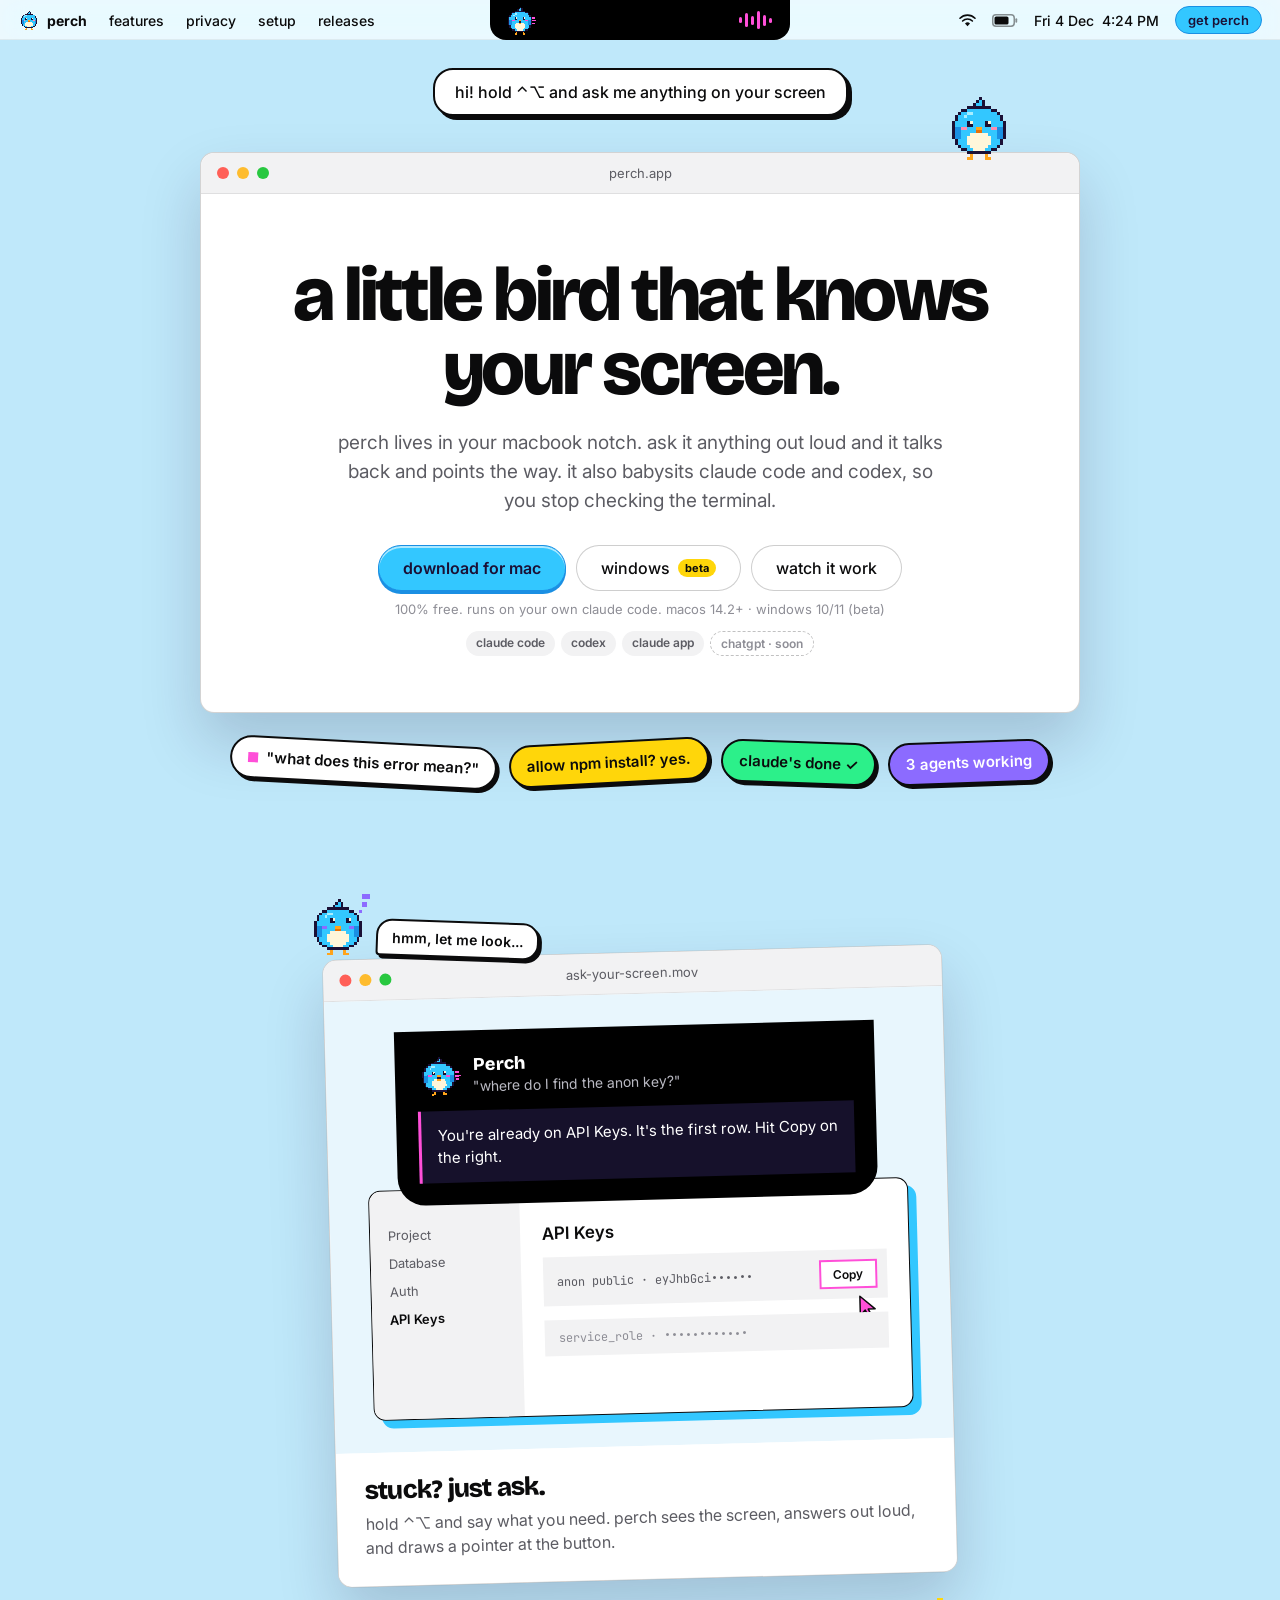
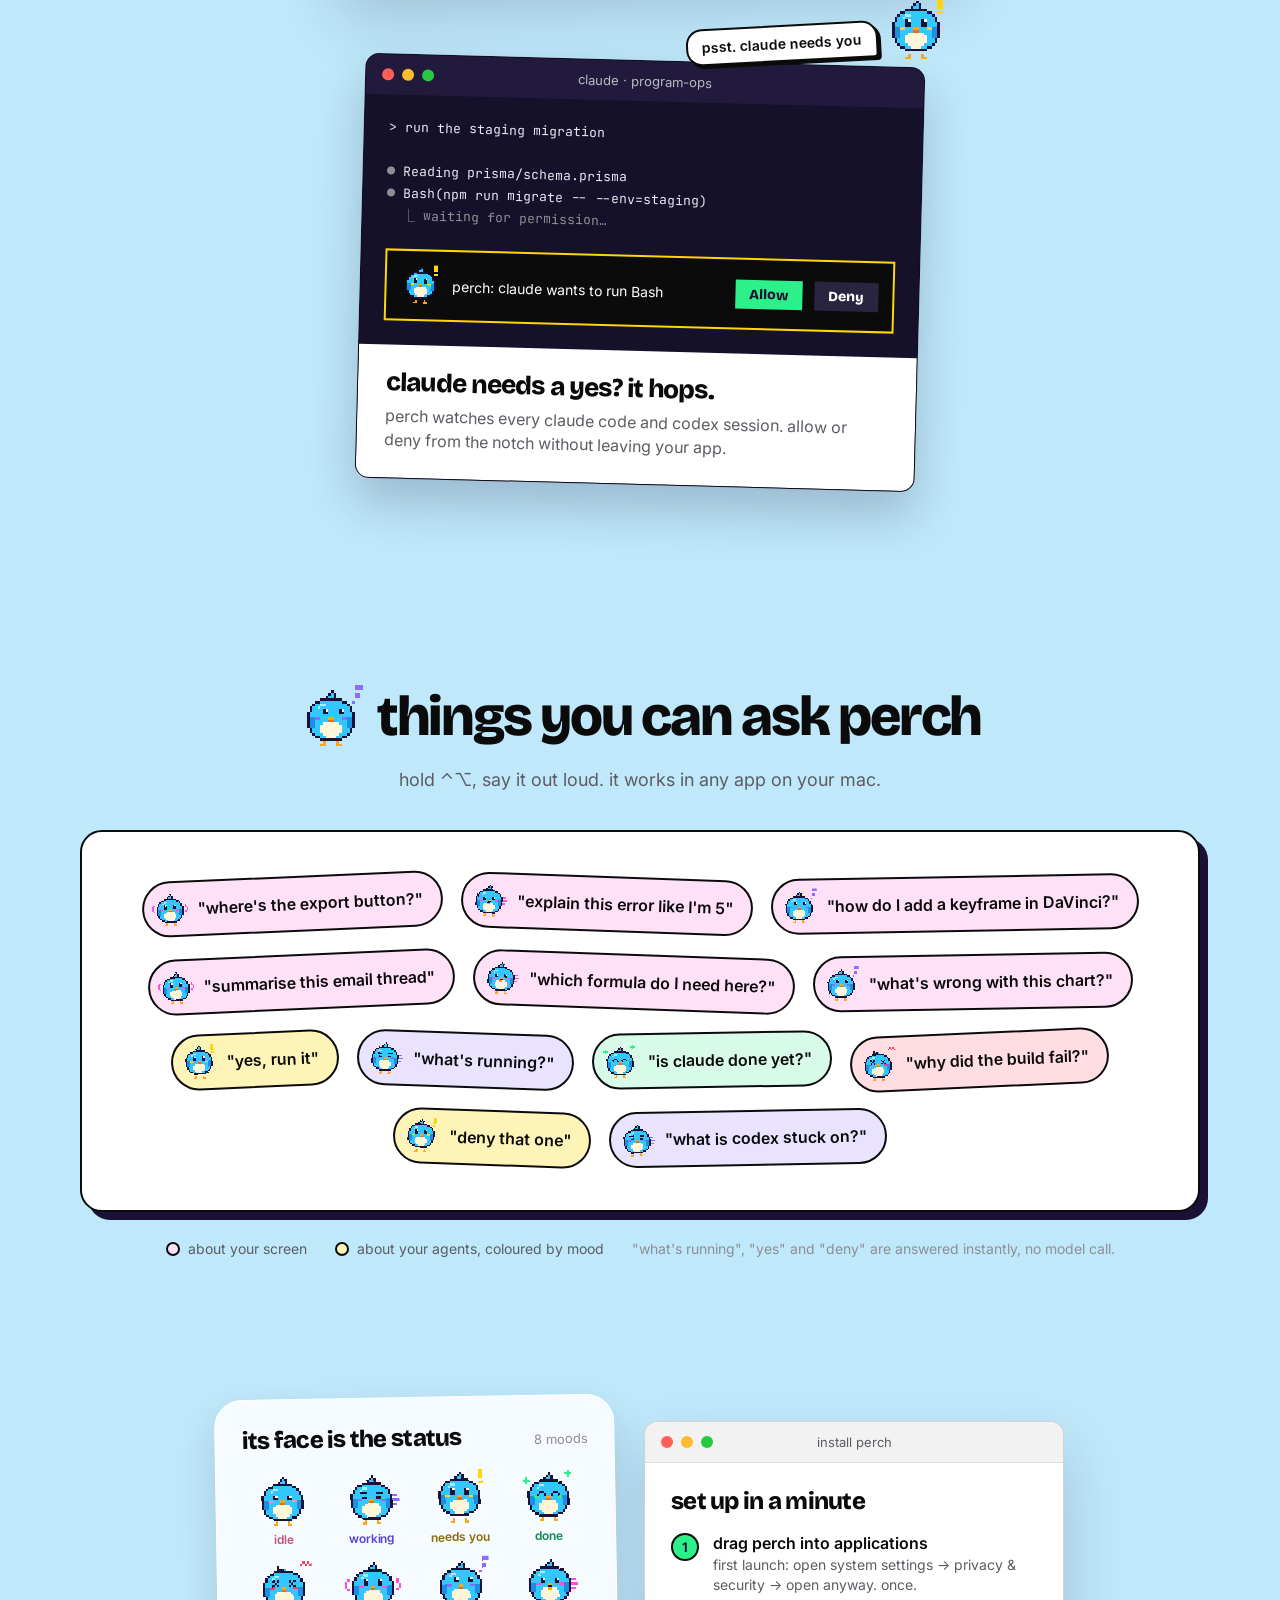
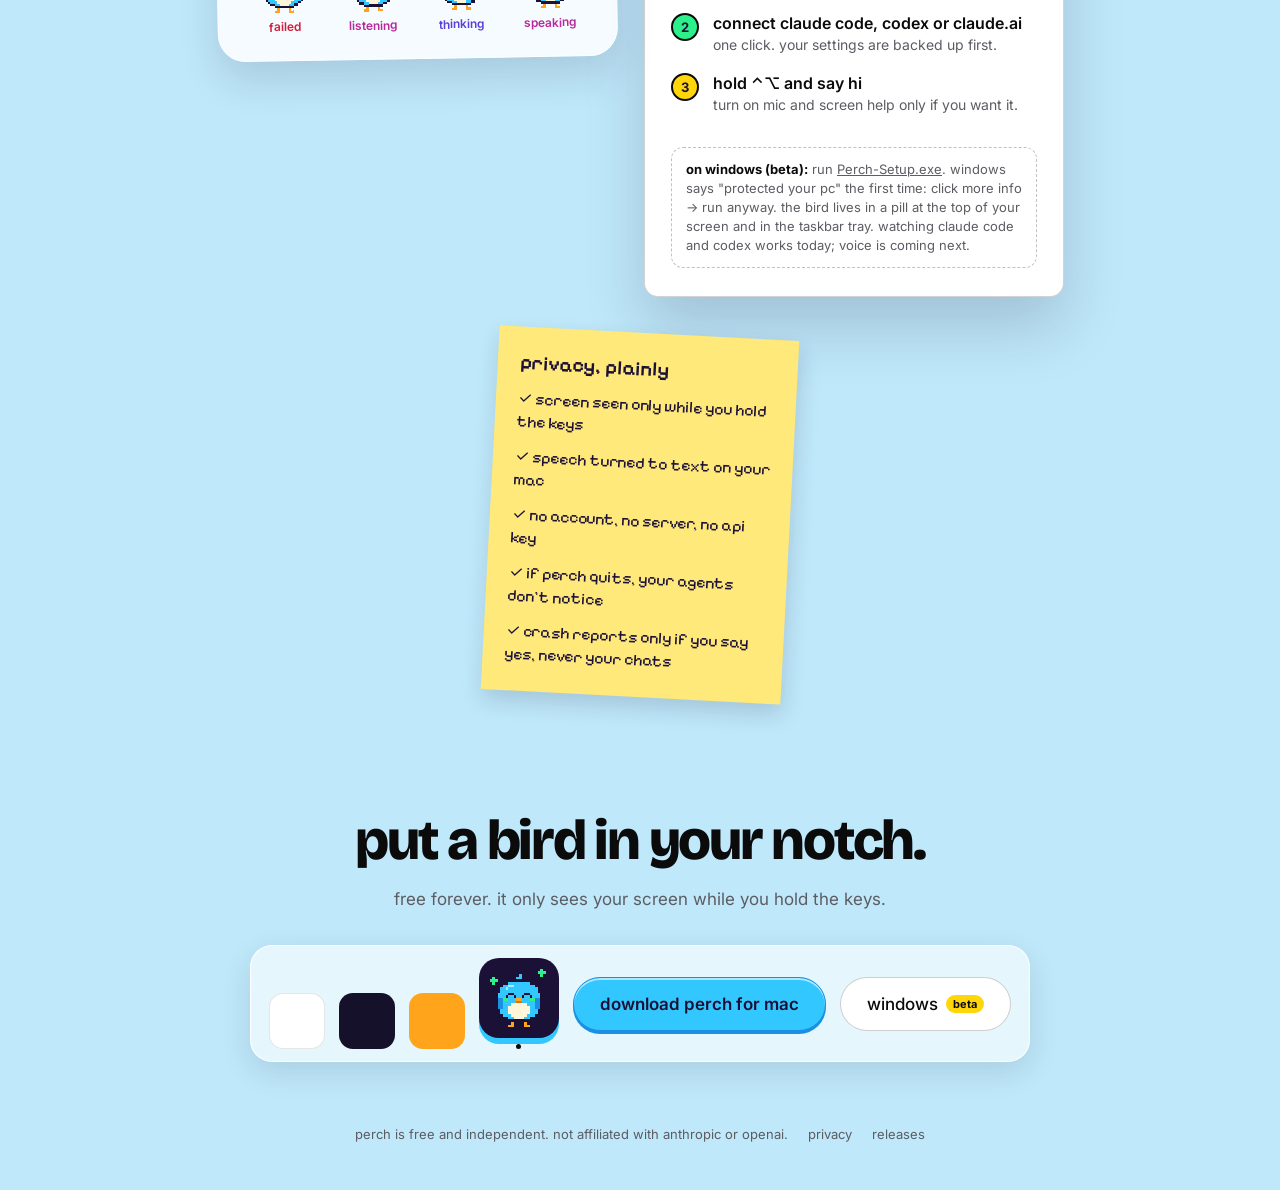
<file: index.html>
<!doctype html>
<html lang="en">
<head>
<meta charset="utf-8">
<meta name="viewport" content="width=device-width, initial-scale=1">
<title>Perch · a little bird that knows your screen</title>
<meta name="description" content="Perch is a free pixel bird in your MacBook notch. Hold ⌃⌥ and ask anything on your screen. It also watches Claude Code and Codex and lets you approve requests from the notch. Now in beta on Windows.">
<meta property="og:title" content="Perch · a little bird that knows your screen">
<meta property="og:description" content="A free pixel bird in your MacBook notch. Ask it anything on your screen, and let it babysit Claude Code and Codex.">
<meta property="og:image" content="https://agentperch.in/assets/og.png">
<meta property="og:url" content="https://agentperch.in/">
<meta name="twitter:card" content="summary_large_image">
<meta name="theme-color" content="#BFE8FA">
<link rel="icon" type="image/png" href="assets/favicon.png">
<link rel="apple-touch-icon" href="assets/app-icon.png">
<link rel="preconnect" href="https://fonts.googleapis.com">
<link rel="preconnect" href="https://fonts.gstatic.com" crossorigin>
<link href="https://fonts.googleapis.com/css2?family=Bricolage+Grotesque:opsz,wght@12..96,800&family=Inter:wght@400;500;600;700&family=JetBrains+Mono:wght@400&family=Pixelify+Sans:wght@400;600&display=swap" rel="stylesheet">
<style>
:root{
  --desk:#BFE8FA; --paper:#FFFFFF; --fog:#F2F2F3; --ink:#0B0B0C; --graphite:#5C5C63; --smoke:#8E8E96;
  --deep:#1B1035; --night:#16112B; --night-2:#221A3D; --line:#2A2440;
  --sky:#33C7FF; --sky-shade:#1A8FE3; --lemon:#FFD60A; --lime:#2CF08A; --hot:#FF3D5A;
  --violet:#8C6BFF; --magenta:#FF4FD8; --tangerine:#FFA41B; --sticky:#FFE97A;
  --display:"Bricolage Grotesque",system-ui,sans-serif; --sans:Inter,system-ui,-apple-system,sans-serif;
  --mono:"JetBrains Mono",ui-monospace,monospace; --pixel:"Pixelify Sans",var(--sans);
}
*{box-sizing:border-box;margin:0;padding:0}
html{scroll-behavior:smooth}
body{background:var(--desk);color:var(--ink);font-family:var(--sans);-webkit-font-smoothing:antialiased;overflow-x:hidden}
a{color:inherit;text-decoration:none}
img.px{image-rendering:pixelated;image-rendering:crisp-edges;display:block}
.wrap{max-width:1440px;margin:0 auto;position:relative}

/* ---------- menu bar ---------- */
.menubar{position:sticky;top:0;z-index:50;height:40px;display:flex;justify-content:space-between;align-items:flex-start;padding:0 18px;background:rgba(255,255,255,.72);backdrop-filter:saturate(1.6) blur(14px);-webkit-backdrop-filter:saturate(1.6) blur(14px);border-bottom:1px solid rgba(11,11,12,.06)}
.menus,.status{display:flex;align-items:center;gap:22px;height:40px;flex:1;font-size:14px;font-weight:500}
.status{justify-content:flex-end;gap:16px}
.menus .app{display:flex;align-items:center;gap:7px;font-weight:700}
.menus a:hover{color:var(--sky-shade)}
.notch{flex:0 0 300px;height:40px;background:#000;border-radius:0 0 16px 16px;display:flex;align-items:center;justify-content:space-between;padding:0 18px 0 14px}
.wave{display:flex;gap:3px;align-items:center;height:20px}
.wave i{width:3px;border-radius:2px;background:var(--magenta);display:block;height:var(--h)}
.pill-btn{white-space:nowrap;display:inline-flex;align-items:center;padding:5px 12px;background:var(--sky);border:1px solid var(--sky-shade);border-radius:999px;font-weight:600;font-size:13px;color:var(--deep)}

/* ---------- hero ---------- */
.hero{position:relative;display:flex;flex-direction:column;align-items:center;padding:28px 80px 80px}
.bubble{background:#fff;border:2px solid var(--ink);border-radius:20px;box-shadow:4px 4px 0 var(--ink);padding:12px 20px;font-weight:500;font-size:16px}
.window{background:#fff;border:1px solid rgba(11,11,12,.18);border-radius:14px;box-shadow:0 30px 60px rgba(27,16,53,.18);overflow:hidden}
.titlebar{display:flex;align-items:center;gap:8px;padding:12px 16px;background:var(--fog);border-bottom:1px solid rgba(11,11,12,.08);font-size:13px;color:var(--graphite)}
.titlebar .t{flex:1;text-align:center}
.titlebar .sp{width:52px}
.dot{width:12px;height:12px;border-radius:50%;flex:none}
.dot.r{background:#FF5F57}.dot.y{background:#FEBC2E}.dot.g{background:#28C840}
.hero-win{width:880px;max-width:100%;margin-top:36px;position:relative;overflow:visible}
.hero-win .titlebar{border-radius:14px 14px 0 0}
.hero-body{display:flex;flex-direction:column;align-items:center;gap:22px;padding:64px 64px 56px;text-align:center}
h1{font-family:var(--display);font-weight:800;font-size:76px;line-height:74px;letter-spacing:-.045em}
.lede{font-size:19px;line-height:29px;color:var(--graphite);max-width:620px}
.ctas{display:flex;flex-direction:column;align-items:center;gap:10px;padding-top:8px}
.ctas .row{display:flex;gap:10px;flex-wrap:wrap;justify-content:center}
.btn{display:inline-flex;align-items:center;gap:8px;padding:12px 24px;border-radius:999px;font-weight:600;font-size:16px;transition:transform .15s ease,box-shadow .15s ease}
.btn.primary{background:var(--sky);border:1.5px solid var(--sky-shade);color:var(--deep);box-shadow:inset 0 2px 0 rgba(255,255,255,.6),0 3px 0 var(--sky-shade)}
.btn.primary:hover{transform:translateY(-1px);box-shadow:inset 0 2px 0 rgba(255,255,255,.6),0 5px 0 var(--sky-shade)}
.btn.ghost{background:#fff;border:1.5px solid rgba(11,11,12,.2);font-weight:500}
.btn.ghost:hover{border-color:var(--ink)}
.fine{font-size:13px;color:var(--smoke)}
.btn .tag{font-size:11px;font-weight:700;padding:2px 7px;border-radius:999px;background:var(--lemon);color:var(--ink);letter-spacing:.02em}
.win-note{margin-top:14px;padding:12px 14px;border:1px dashed rgba(11,11,12,.25);border-radius:12px;font-size:13px;line-height:19px;color:var(--graphite)}
.win-note b{color:var(--ink)}
.works{display:flex;flex-wrap:wrap;justify-content:center;gap:6px;margin-top:4px}
.works span{font-size:12px;font-weight:600;padding:4px 10px;border-radius:999px;background:var(--fog);color:var(--graphite)}
.works span.soon{background:transparent;border:1px dashed rgba(11,11,12,.25);color:var(--smoke)}

.perched{position:absolute;top:-62px;right:64px}
.sticky-note{position:absolute;left:120px;top:250px;width:180px;padding:16px;background:var(--sticky);box-shadow:2px 6px 14px rgba(27,16,53,.15);transform:rotate(-6deg);font-family:var(--pixel);font-size:15px;line-height:20px;color:var(--deep)}
.sticky-note .ok{color:var(--hot);margin-top:6px}
.desk-icon{position:absolute;right:110px;top:220px;display:flex;flex-direction:column;align-items:center;gap:6px}
.desk-icon b{padding:2px 8px;background:var(--sky-shade);border-radius:4px;font-size:12px;font-weight:400;color:#fff}

.sticker{display:inline-flex;align-items:center;gap:8px;padding:10px 16px;border:2px solid var(--ink);border-radius:999px;box-shadow:3px 3px 0 var(--ink);font-weight:600;font-size:15px;white-space:nowrap;transition:transform .2s ease}
.sticker:hover{transform:rotate(0deg) scale(1.04)!important}
.sq{width:10px;height:10px;flex:none;background:var(--magenta)}
.floaters .sticker{position:absolute}
.s1{left:70px;top:470px;background:#fff;transform:rotate(4deg)}
.s2{left:130px;top:580px;background:var(--lemon);color:var(--deep);font-weight:700;transform:rotate(-5deg)}
.s3{right:96px;top:400px;background:#fff;transform:rotate(-4deg)}
.s4{right:110px;top:500px;background:var(--lime);color:var(--deep);font-weight:700;transform:rotate(6deg)}
.s5{right:76px;top:600px;background:var(--violet);color:#fff;font-weight:700;transform:rotate(-3deg)}

/* ---------- feature windows ---------- */
.features{position:relative;display:flex;justify-content:center;align-items:flex-start;gap:40px;padding:88px 80px 80px;scroll-margin-top:60px}
.feat-cap{padding:22px 28px 26px;background:#fff}
.feat-cap h3{font-family:var(--display);font-weight:800;font-size:26px;letter-spacing:-.03em}
.feat-cap p{font-size:16px;line-height:24px;color:var(--graphite);margin-top:6px}
.ask-win{width:620px;transform:rotate(-1.5deg);flex:none}
.ask-stage{background:#E8F6FD;padding:32px;display:flex;flex-direction:column;align-items:center}
.voice{width:100%;max-width:480px;background:#000;border-radius:0 0 28px 28px;padding:22px;display:flex;flex-direction:column;gap:14px;position:relative;z-index:2}
.voice-head{display:flex;align-items:center;gap:12px}
.voice-head strong{font-family:var(--display);font-weight:800;font-size:18px;color:#fff;display:block}
.voice-head em{font-style:normal;font-size:14px;color:#B9B9C2}
.answer{background:var(--night);border-left:3px solid var(--magenta);padding:14px 16px;color:#fff;font-size:15px;line-height:22px}
.app-mock{width:100%;max-width:540px;margin-top:-16px;display:flex;background:#fff;border:1.5px solid var(--ink);border-radius:12px;box-shadow:8px 8px 0 var(--sky);overflow:hidden;position:relative;min-height:230px}
.app-side{width:150px;flex:none;padding:36px 18px 18px;background:var(--fog);display:flex;flex-direction:column;gap:12px;font-size:13px;color:var(--graphite)}
.app-side b{color:var(--ink);font-weight:600}
.app-main{flex:1;padding:36px 22px 18px;display:flex;flex-direction:column;gap:14px;min-width:0}
.app-main h4{font-weight:600;font-size:17px}
.keyrow{display:flex;align-items:center;justify-content:space-between;gap:8px;padding:10px 10px 10px 14px;background:var(--fog);font-family:var(--mono);font-size:12px;color:var(--graphite);position:relative}
.keyrow.dim{color:var(--smoke)}
.copy{padding:5px 12px;background:#fff;border:2px solid var(--magenta);font-family:var(--sans);font-size:12px;font-weight:600;color:var(--ink);flex:none}
.pointer{position:absolute;right:8px;bottom:-22px;animation:point 2.4s ease-in-out infinite}

.agents-win{width:560px;flex:none;transform:rotate(1.5deg);background:var(--night);border-color:rgba(11,11,12,.4);box-shadow:0 24px 48px rgba(27,16,53,.22)}
.agents-win .titlebar{background:var(--night-2);color:#B9B9C2;border-bottom:none}
.term{padding:22px 24px;font-family:var(--mono);font-size:13px;line-height:22px;color:#E8E6F2;white-space:pre-wrap}
.term .muted{color:#8E8E96}
.approve{margin:0 24px 24px;display:flex;align-items:center;gap:12px;padding:14px;background:#0B0B0C;border:2px solid var(--lemon)}
.approve span{flex:1;color:#fff;font-size:14px;min-width:0}
.chip{padding:6px 14px;font-family:var(--display);font-weight:800;font-size:14px;flex:none;cursor:pointer;border:none}
.chip.allow{background:var(--lime);color:var(--deep)}
.chip.deny{background:var(--line);color:#fff}

.feat{position:relative;display:flex;flex-direction:column}
.feat-agents{margin-top:60px}
.peek{position:absolute;display:flex;align-items:flex-end;gap:6px;z-index:3}
.peek .say{padding:8px 14px;background:#fff;border:2px solid var(--ink);box-shadow:3px 3px 0 var(--ink);font-size:14px;font-weight:600}
.peek.left{left:-24px;top:-58px}
.peek.left .say{border-radius:16px 16px 16px 4px;transform:rotate(2deg)}
.peek.right{right:-28px;top:-62px}
.peek.right .say{border-radius:16px 16px 4px 16px;transform:rotate(-3deg)}

/* ---------- sticker wall ---------- */
.wall{display:flex;flex-direction:column;align-items:center;gap:20px;padding:120px 80px 40px;scroll-margin-top:40px}
.sec-title{display:flex;align-items:center;gap:14px;font-family:var(--display);font-weight:800;font-size:56px;line-height:56px;letter-spacing:-.04em;text-align:center}
.sec-sub{font-size:18px;color:var(--graphite);text-align:center}
.board{margin-top:20px;width:1180px;max-width:100%;display:flex;flex-wrap:wrap;justify-content:center;align-items:center;gap:22px 18px;padding:44px 40px;background:#fff;border:2px solid var(--ink);border-radius:22px;box-shadow:8px 8px 0 var(--deep)}
.board .sticker{padding:8px 18px 8px 8px;gap:10px;box-shadow:none;font-size:16px}
.board .sticker:nth-child(3n+1){transform:rotate(-2.5deg)}
.board .sticker:nth-child(3n+2){transform:rotate(2deg)}
.board .sticker:nth-child(3n){transform:rotate(-1deg)}
.c-screen{background:#FFE1F7}.c-need{background:#FFF4B8}.c-work{background:#EAE3FF}.c-done{background:#D7FBE8}.c-fail{background:#FFDDE3}
.legend{text-align:center;display:flex;flex-wrap:wrap;justify-content:center;align-items:center;gap:10px 28px;padding-top:8px;font-size:14px;color:var(--graphite)}
.legend .k{display:flex;align-items:center;gap:8px}
.legend .k i{width:14px;height:14px;border-radius:50%;border:2px solid var(--ink)}
.legend .note{color:var(--smoke)}

/* ---------- widgets ---------- */
.widgets{display:flex;justify-content:center;align-items:flex-start;gap:28px;padding:100px 80px 20px;scroll-margin-top:40px}
.moods{width:400px;flex:none;padding:26px;background:rgba(255,255,255,.85);border:1px solid #fff;border-radius:28px;box-shadow:0 18px 40px rgba(27,16,53,.14);transform:rotate(-1deg)}
.moods .hd{display:flex;justify-content:space-between;align-items:baseline}
.moods h3,.install h3{font-family:var(--display);font-weight:800;font-size:24px;letter-spacing:-.03em}
.moods .hd small{font-size:13px;color:var(--smoke)}
.mood-grid{display:grid;grid-template-columns:repeat(4,1fr);gap:12px 8px;margin-top:18px}
.mood{display:flex;flex-direction:column;align-items:center;gap:4px;font-size:12px;font-weight:600}
.mood img{transition:transform .2s ease}
.mood:hover img{transform:translateY(-4px)}
.install{width:420px;flex:none;margin-top:24px}
.steps{display:flex;flex-direction:column;gap:18px;padding:24px 26px 28px}
.step{display:flex;gap:14px;align-items:flex-start}
.step .n{width:28px;height:28px;flex:none;border-radius:50%;border:2px solid var(--ink);display:flex;align-items:center;justify-content:center;font-weight:700;font-size:13px;color:var(--deep);background:var(--lime)}
.step .n.y{background:var(--lemon)}
.step b{display:block;font-weight:600;font-size:16px}
.step p{font-size:14px;line-height:20px;color:var(--graphite);margin-top:2px}
.privacy{width:300px;flex:none;margin-top:8px;padding:24px 22px 26px;background:var(--sticky);box-shadow:2px 10px 22px rgba(27,16,53,.16);transform:rotate(3deg);font-family:var(--pixel);color:var(--deep);display:flex;flex-direction:column;gap:12px;scroll-margin-top:60px}
.privacy h3{font-weight:600;font-size:20px}
.privacy p{font-size:16px;line-height:23px}

/* ---------- dock ---------- */
.dock-area{display:flex;flex-direction:column;align-items:center;gap:20px;padding:96px 80px 40px;text-align:center}
.dock-area h2{font-family:var(--display);font-weight:800;font-size:56px;line-height:56px;letter-spacing:-.04em}
.dock-area > p{font-size:17px;color:var(--graphite)}
.dock{margin-top:16px;display:flex;align-items:flex-end;gap:14px;padding:12px 18px;background:rgba(255,255,255,.6);border:1px solid rgba(255,255,255,.9);border-radius:22px;box-shadow:0 10px 30px rgba(27,16,53,.12)}
.tile{width:56px;height:56px;border-radius:14px;flex:none}
.tile.w{background:#fff;border:1px solid rgba(11,11,12,.1)}.tile.d{background:var(--night)}.tile.o{background:var(--tangerine)}
.perch-tile{display:flex;flex-direction:column;align-items:center;gap:6px;flex:none}
.perch-tile .ic{width:80px;height:80px;border-radius:20px;background:var(--deep);box-shadow:0 6px 0 var(--sky);display:flex;align-items:center;justify-content:center;transition:transform .2s ease}
.dock:hover .perch-tile .ic{transform:translateY(-8px)}
.perch-tile i{width:5px;height:5px;border-radius:50%;background:var(--ink)}
.dock .btn{align-self:center;padding:16px 26px;font-size:17px}
footer{text-align:center;display:flex;flex-wrap:wrap;justify-content:center;gap:8px 20px;padding:24px 16px 48px;font-size:13px;color:var(--graphite)}
footer a:hover{color:var(--ink)}

/* ---------- motion ---------- */
@media (prefers-reduced-motion:no-preference){
  .wave i{animation:wave 1.1s ease-in-out infinite;animation-delay:calc(var(--d) * -1s)}
  .bob{animation:bob 2.6s ease-in-out infinite}
  .hop{animation:hop 1.4s ease-in-out infinite}
}
@keyframes wave{0%,100%{transform:scaleY(.45)}50%{transform:scaleY(1)}}
@keyframes bob{0%,100%{transform:translateY(0)}50%{transform:translateY(-4px)}}
@keyframes hop{0%,60%,100%{transform:translateY(0)}30%{transform:translateY(-10px)}}
@keyframes point{0%,100%{transform:translate(0,0)}50%{transform:translate(-4px,-4px)}}

/* ---------- responsive ---------- */
@media (max-width:1280px){
  .floaters,.sticky-note,.desk-icon{display:none}
  .mobile-stickers{display:flex!important}
  .features{flex-direction:column;align-items:center;gap:56px}
  .feat-agents{margin-top:24px}
  .widgets{flex-wrap:wrap}
}
.mobile-stickers{display:none;flex-wrap:wrap;justify-content:center;gap:12px;margin-top:28px;max-width:880px}
@media (max-width:520px){
  .menus a:not(.app){display:none}
  .notch{flex-basis:120px!important}
}
@media (max-width:860px){
  .menus a.hide-s,.status .clock,.status svg{display:none}
  .notch{flex-basis:150px;padding:0 12px 0 10px}
  .menubar{padding:0 12px}
  .hero{padding:20px 16px 56px}
  .hero-win{margin-top:56px}
  .approve{flex-wrap:wrap}
  .approve span{flex:1 1 calc(100% - 56px)}
  .board .sticker{transform:none!important}
  .bubble{font-size:14px;padding:10px 14px;text-align:center}
  .hero-body{padding:40px 20px 36px}
  h1{font-size:44px;line-height:44px}
  .lede{font-size:17px;line-height:26px}
  .perched{right:20px;top:-50px}.perched img{width:56px;height:56px}
  .features{padding:72px 16px 56px}
  .feat{width:100%}
  .ask-win,.agents-win{width:100%;transform:none}
  .ask-stage{padding:20px 14px}
  .app-side{display:none}
  .peek{position:static;margin-bottom:-4px;align-self:flex-start}
  .peek.right{align-self:flex-end}
  .peek .say{font-size:13px}
  .wall{padding:80px 16px 24px}
  .sec-title{font-size:36px;line-height:38px;flex-direction:column;gap:6px}
  .board{padding:24px 14px;gap:12px 8px}
  .board .sticker{font-size:14px;white-space:normal}
  .widgets{padding:72px 16px 8px;gap:32px}
  .moods,.install,.privacy{width:100%;max-width:420px;transform:none;margin-top:0}
  .dock-area{padding:72px 16px 32px}
  .dock-area h2{font-size:38px;line-height:40px}
  .dock{flex-wrap:wrap;justify-content:center}
  .tile{display:none}
  .sticker{font-size:14px}
}
</style>
</head>
<body>

<header class="menubar">
  <nav class="menus" aria-label="Main">
    <a class="app" href="#top"><img class="px" src="assets/pet-idle.png" width="22" height="22" alt="">perch</a>
    <a href="#features">features</a>
    <a href="#privacy" class="hide-s">privacy</a>
    <a href="#setup" class="hide-s">setup</a>
    <a href="releases.html" class="hide-s">releases</a>
  </nav>
  <div class="notch" aria-hidden="true">
    <img class="px bob" src="assets/pet-speaking.png" width="32" height="32" alt="">
    <div class="wave"><i style="--h:6px;--d:.1"></i><i style="--h:14px;--d:.5"></i><i style="--h:9px;--d:.3"></i><i style="--h:18px;--d:.8"></i><i style="--h:11px;--d:.2"></i><i style="--h:5px;--d:.6"></i></div>
  </div>
  <div class="status">
    <svg width="17" height="13" viewBox="0 0 17 13" aria-hidden="true"><path d="M8.5 12.2 L11 9.4 A3.6 3.6 0 0 0 6 9.4 Z" fill="#0B0B0C"/><path d="M3.6 7 A7 7 0 0 1 13.4 7" stroke="#0B0B0C" stroke-width="1.6" fill="none" stroke-linecap="round"/><path d="M1 4.2 A10.6 10.6 0 0 1 16 4.2" stroke="#0B0B0C" stroke-width="1.6" fill="none" stroke-linecap="round"/></svg>
    <svg width="26" height="13" viewBox="0 0 26 13" aria-hidden="true"><rect x=".75" y=".75" width="21.5" height="11.5" rx="3.2" stroke="#0B0B0C" stroke-opacity=".45" stroke-width="1.5" fill="none"/><rect x="2.5" y="2.5" width="14" height="8" rx="1.6" fill="#0B0B0C"/><rect x="23.4" y="4.3" width="1.8" height="4.4" rx=".9" fill="#0B0B0C" fill-opacity=".45"/></svg>
    <span class="clock" id="clock">Thu 15 Oct&nbsp; 2:10 PM</span>
    <a class="pill-btn" href="Perch.dmg" download data-dl="main">get perch</a>
  </div>
</header>

<main class="wrap" id="top">

  <!-- hero -->
  <section class="hero">
    <div class="bubble">hi! hold ⌃⌥ and ask me anything on your screen</div>

    <div class="window hero-win">
      <div class="perched"><img class="px bob" src="assets/pet-idle.png" width="72" height="72" alt="Perch, a small pixel bird"></div>
      <div class="titlebar"><i class="dot r"></i><i class="dot y"></i><i class="dot g"></i><span class="t">perch.app</span><span class="sp"></span></div>
      <div class="hero-body">
        <h1>a little bird that knows your screen.</h1>
        <p class="lede">perch lives in your macbook notch. ask it anything out loud and it talks back and points the way. it also babysits claude code and codex, so you stop checking the terminal.</p>
        <div class="ctas">
          <div class="row">
            <a class="btn primary" href="Perch.dmg" download data-dl="main">download for mac</a>
            <a class="btn ghost" href="Perch-Setup.exe" download data-dl="other">windows <span class="tag">beta</span></a>
            <a class="btn ghost" href="#features">watch it work</a>
          </div>
          <p class="fine" data-dl="fine">100% free. runs on your own claude code. macos 14.2+ · windows 10/11 (beta)</p>
          <div class="works" aria-label="Works with"><span>claude code</span><span>codex</span><span>claude app</span><span class="soon">chatgpt · soon</span></div>
        </div>
      </div>
    </div>

    <div class="sticky-note">todo: stop alt-tabbing to see if claude is done<div class="ok">✓ done</div></div>
    <a class="desk-icon" href="Perch.dmg" download data-dl="main"><img class="px" src="assets/pet-idle.png" width="72" height="72" alt=""><b data-dl="file">Perch.dmg</b></a>

    <div class="floaters" aria-hidden="true">
      <span class="sticker s1"><i class="sq"></i>"what does this error mean?"</span>
      <span class="sticker s2">allow npm install? yes.</span>
      <span class="sticker s3"><i class="sq"></i>"where's export?"</span>
      <span class="sticker s4">claude's done ✓</span>
      <span class="sticker s5">3 agents working</span>
    </div>
    <div class="mobile-stickers" aria-hidden="true">
      <span class="sticker" style="background:#fff;transform:rotate(3deg)"><i class="sq"></i>"what does this error mean?"</span>
      <span class="sticker" style="background:var(--lemon);transform:rotate(-3deg)">allow npm install? yes.</span>
      <span class="sticker" style="background:var(--lime);transform:rotate(2deg)">claude's done ✓</span>
      <span class="sticker" style="background:var(--violet);color:#fff;transform:rotate(-2deg)">3 agents working</span>
    </div>
  </section>

  <!-- feature windows -->
  <section class="features" id="features">
    <div class="feat feat-ask">
    <div class="peek left"><img class="px bob" src="assets/pet-thinking.png" width="64" height="64" alt=""><div class="say">hmm, let me look...</div></div>
    <article class="window ask-win">
      <div class="titlebar"><i class="dot r"></i><i class="dot y"></i><i class="dot g"></i><span class="t">ask-your-screen.mov</span><span class="sp"></span></div>
      <div class="ask-stage">
        <div class="voice">
          <div class="voice-head"><img class="px" src="assets/pet-speaking.png" width="44" height="44" alt=""><div><strong>Perch</strong><em>"where do I find the anon key?"</em></div></div>
          <div class="answer">You're already on API Keys. It's the first row. Hit Copy on the right.</div>
        </div>
        <div class="app-mock">
          <div class="app-side"><span>Project</span><span>Database</span><span>Auth</span><b>API Keys</b></div>
          <div class="app-main">
            <h4>API Keys</h4>
            <div class="keyrow"><span>anon public · eyJhbGci••••••</span><span class="copy">Copy</span>
              <svg class="pointer" width="22" height="26" viewBox="0 0 22 26" aria-hidden="true"><path d="M2 2 L2 21 L7 16 L11 24 L14 22.5 L10 15 L17 15 Z" fill="#FF4FD8" stroke="#0B0B0C" stroke-width="1.5" stroke-linejoin="round"/></svg>
            </div>
            <div class="keyrow dim"><span>service_role · ••••••••••••</span></div>
          </div>
        </div>
      </div>
      <div class="feat-cap"><h3>stuck? just ask.</h3><p>hold ⌃⌥ and say what you need. perch sees the screen, answers out loud, and draws a pointer at the button.</p></div>
    </article>
    </div>

    <div class="feat feat-agents">
    <div class="peek right"><div class="say">psst. claude needs you</div><img class="px hop" src="assets/pet-needsYou.png" width="64" height="64" alt=""></div>

    <article class="window agents-win">
      <div class="titlebar"><i class="dot r"></i><i class="dot y"></i><i class="dot g"></i><span class="t">claude · program-ops</span><span class="sp"></span></div>
      <div class="term">&gt; run the staging migration

<span class="muted">●</span> Reading prisma/schema.prisma
<span class="muted">●</span> Bash(npm run migrate -- --env=staging)
  <span class="muted">⎿ waiting for permission…</span></div>
      <div class="approve" id="approve">
        <img class="px" src="assets/pet-needsYou.png" width="40" height="40" alt="" id="approve-pet">
        <span id="approve-text">perch: claude wants to run Bash</span>
        <button class="chip allow" type="button" data-act="allow">Allow</button>
        <button class="chip deny" type="button" data-act="deny">Deny</button>
      </div>
      <div class="feat-cap"><h3>claude needs a yes? it hops.</h3><p>perch watches every claude code and codex session. allow or deny from the notch without leaving your app.</p></div>
    </article>
    </div>
  </section>

  <!-- sticker wall -->
  <section class="wall" id="ask">
    <h2 class="sec-title"><img class="px" src="assets/pet-thinking.png" width="64" height="64" alt="">things you can ask perch</h2>
    <p class="sec-sub">hold ⌃⌥, say it out loud. it works in any app on your mac.</p>
    <div class="board">
      <span class="sticker c-screen"><img class="px" src="assets/pet-listening.png" width="36" height="36" alt="">"where's the export button?"</span>
      <span class="sticker c-screen"><img class="px" src="assets/pet-speaking.png" width="36" height="36" alt="">"explain this error like I'm 5"</span>
      <span class="sticker c-screen"><img class="px" src="assets/pet-thinking.png" width="36" height="36" alt="">"how do I add a keyframe in DaVinci?"</span>
      <span class="sticker c-screen"><img class="px" src="assets/pet-listening.png" width="36" height="36" alt="">"summarise this email thread"</span>
      <span class="sticker c-screen"><img class="px" src="assets/pet-speaking.png" width="36" height="36" alt="">"which formula do I need here?"</span>
      <span class="sticker c-screen"><img class="px" src="assets/pet-thinking.png" width="36" height="36" alt="">"what's wrong with this chart?"</span>
      <span class="sticker c-need"><img class="px" src="assets/pet-needsYou.png" width="36" height="36" alt="">"yes, run it"</span>
      <span class="sticker c-work"><img class="px" src="assets/pet-working.png" width="36" height="36" alt="">"what's running?"</span>
      <span class="sticker c-done"><img class="px" src="assets/pet-done.png" width="36" height="36" alt="">"is claude done yet?"</span>
      <span class="sticker c-fail"><img class="px" src="assets/pet-failed.png" width="36" height="36" alt="">"why did the build fail?"</span>
      <span class="sticker c-need"><img class="px" src="assets/pet-needsYou.png" width="36" height="36" alt="">"deny that one"</span>
      <span class="sticker c-work"><img class="px" src="assets/pet-working.png" width="36" height="36" alt="">"what is codex stuck on?"</span>
    </div>
    <div class="legend">
      <span class="k"><i style="background:#FFE1F7"></i>about your screen</span>
      <span class="k"><i style="background:#FFF4B8"></i>about your agents, coloured by mood</span>
      <span class="note">"what's running", "yes" and "deny" are answered instantly, no model call.</span>
    </div>
  </section>

  <!-- widgets -->
  <section class="widgets" id="setup">
    <div class="moods">
      <div class="hd"><h3>its face is the status</h3><small>8 moods</small></div>
      <div class="mood-grid">
        <div class="mood" style="color:#C2577A"><img class="px" src="assets/pet-idle.png" width="56" height="56" alt="">idle</div>
        <div class="mood" style="color:#5B3FD9"><img class="px" src="assets/pet-working.png" width="56" height="56" alt="">working</div>
        <div class="mood" style="color:#8A6D00"><img class="px" src="assets/pet-needsYou.png" width="56" height="56" alt="">needs you</div>
        <div class="mood" style="color:#0F8A52"><img class="px" src="assets/pet-done.png" width="56" height="56" alt="">done</div>
        <div class="mood" style="color:#D11F3C"><img class="px" src="assets/pet-failed.png" width="56" height="56" alt="">failed</div>
        <div class="mood" style="color:#B8299A"><img class="px" src="assets/pet-listening.png" width="56" height="56" alt="">listening</div>
        <div class="mood" style="color:#5B3FD9"><img class="px" src="assets/pet-thinking.png" width="56" height="56" alt="">thinking</div>
        <div class="mood" style="color:#B8299A"><img class="px" src="assets/pet-speaking.png" width="56" height="56" alt="">speaking</div>
      </div>
    </div>

    <div class="window install">
      <div class="titlebar"><i class="dot r"></i><i class="dot y"></i><i class="dot g"></i><span class="t">install perch</span><span class="sp"></span></div>
      <div class="steps">
        <h3>set up in a minute</h3>
        <div class="step"><span class="n">1</span><div><b>drag perch into applications</b><p>first launch: open system settings → privacy &amp; security → open anyway. once.</p></div></div>
        <div class="step"><span class="n">2</span><div><b>connect claude code, codex or claude.ai</b><p>one click. your settings are backed up first.</p></div></div>
        <div class="step"><span class="n y">3</span><div><b>hold ⌃⌥ and say hi</b><p>turn on mic and screen help only if you want it.</p></div></div>
        <p class="win-note" id="windows"><b>on windows (beta):</b> run <a href="Perch-Setup.exe" download><u>Perch-Setup.exe</u></a>. windows says "protected your pc" the first time: click more info → run anyway. the bird lives in a pill at the top of your screen and in the taskbar tray. watching claude code and codex works today; voice is coming next.</p>
      </div>
    </div>

    <div class="privacy" id="privacy">
      <h3>privacy, plainly</h3>
      <p>✓ screen seen only while you hold the keys</p>
      <p>✓ speech turned to text on your mac</p>
      <p>✓ no account, no server, no api key</p>
      <p>✓ if perch quits, your agents don't notice</p>
      <p>✓ crash reports only if you say yes, never your chats</p>
    </div>
  </section>

  <!-- dock CTA -->
  <section class="dock-area" id="download">
    <h2>put a bird in your notch.</h2>
    <p>free forever. it only sees your screen while you hold the keys.</p>
    <div class="dock">
      <span class="tile w"></span><span class="tile d"></span><span class="tile o"></span>
      <span class="perch-tile"><span class="ic"><img class="px" src="assets/pet-done.png" width="64" height="64" alt=""></span><i></i></span>
      <a class="btn primary" href="Perch.dmg" download data-dl="main">download perch for mac</a>
      <a class="btn ghost" href="Perch-Setup.exe" download data-dl="other">windows <span class="tag">beta</span></a>
    </div>
  </section>
</main>

<footer>
  <span>perch is free and independent. not affiliated with anthropic or openai.</span>
  <a href="privacy.html">privacy</a>
  <a href="releases.html">releases</a>
</footer>

<script>
// live clock in the fake menu bar
(function(){
  var el=document.getElementById('clock'); if(!el) return;
  function tick(){
    var d=new Date();
    var day=d.toLocaleDateString('en-GB',{weekday:'short',day:'numeric',month:'short'}).replace(',','');
    var t=d.toLocaleTimeString('en-US',{hour:'numeric',minute:'2-digit'});
    el.textContent=day+'  '+t;
  }
  tick(); setInterval(tick,30000);
})();
// windows visitors get the windows download first (the mac one stays one click away)
(function(){
  // every Windows browser (Chrome, Edge, Firefox) says "Windows NT" in its user agent
  if(!/Windows NT/i.test(navigator.userAgent||'')) return;
  document.querySelectorAll('[data-dl="main"]').forEach(function(a){
    a.setAttribute('href','Perch-Setup.exe');
    if(a.classList.contains('btn')) a.innerHTML=a.textContent.indexOf('perch')>=0?'download perch for windows <span class="tag">beta</span>':'download for windows <span class="tag">beta</span>';
  });
  document.querySelectorAll('[data-dl="other"]').forEach(function(a){
    a.setAttribute('href','Perch.dmg');
    a.textContent='mac';
  });
  document.querySelectorAll('[data-dl="file"]').forEach(function(b){ b.textContent='Perch-Setup.exe'; });
  document.querySelectorAll('[data-dl="fine"]').forEach(function(p){
    p.innerHTML='100% free. windows 10/11, beta. first run: more info → run anyway. <a href="#windows"><u>details</u></a>';
  });
})();
// the approval card actually answers
(function(){
  var box=document.getElementById('approve'); if(!box) return;
  var pet=document.getElementById('approve-pet'), txt=document.getElementById('approve-text');
  box.addEventListener('click',function(e){
    var b=e.target.closest('button'); if(!b) return;
    var ok=b.dataset.act==='allow';
    pet.src=ok?'assets/pet-done.png':'assets/pet-idle.png';
    txt.textContent=ok?'allowed. claude is back to work.':'denied. claude will ask another way.';
    box.style.borderColor=ok?'var(--lime)':'var(--line)';
    box.querySelectorAll('button').forEach(function(x){x.style.display='none'});
    setTimeout(function(){
      pet.src='assets/pet-needsYou.png'; txt.textContent='perch: claude wants to run Bash';
      box.style.borderColor=''; box.querySelectorAll('button').forEach(function(x){x.style.display=''});
    },3200);
  });
})();
</script>
<script src="analytics.js" defer></script>
</body>
</html>
</file>
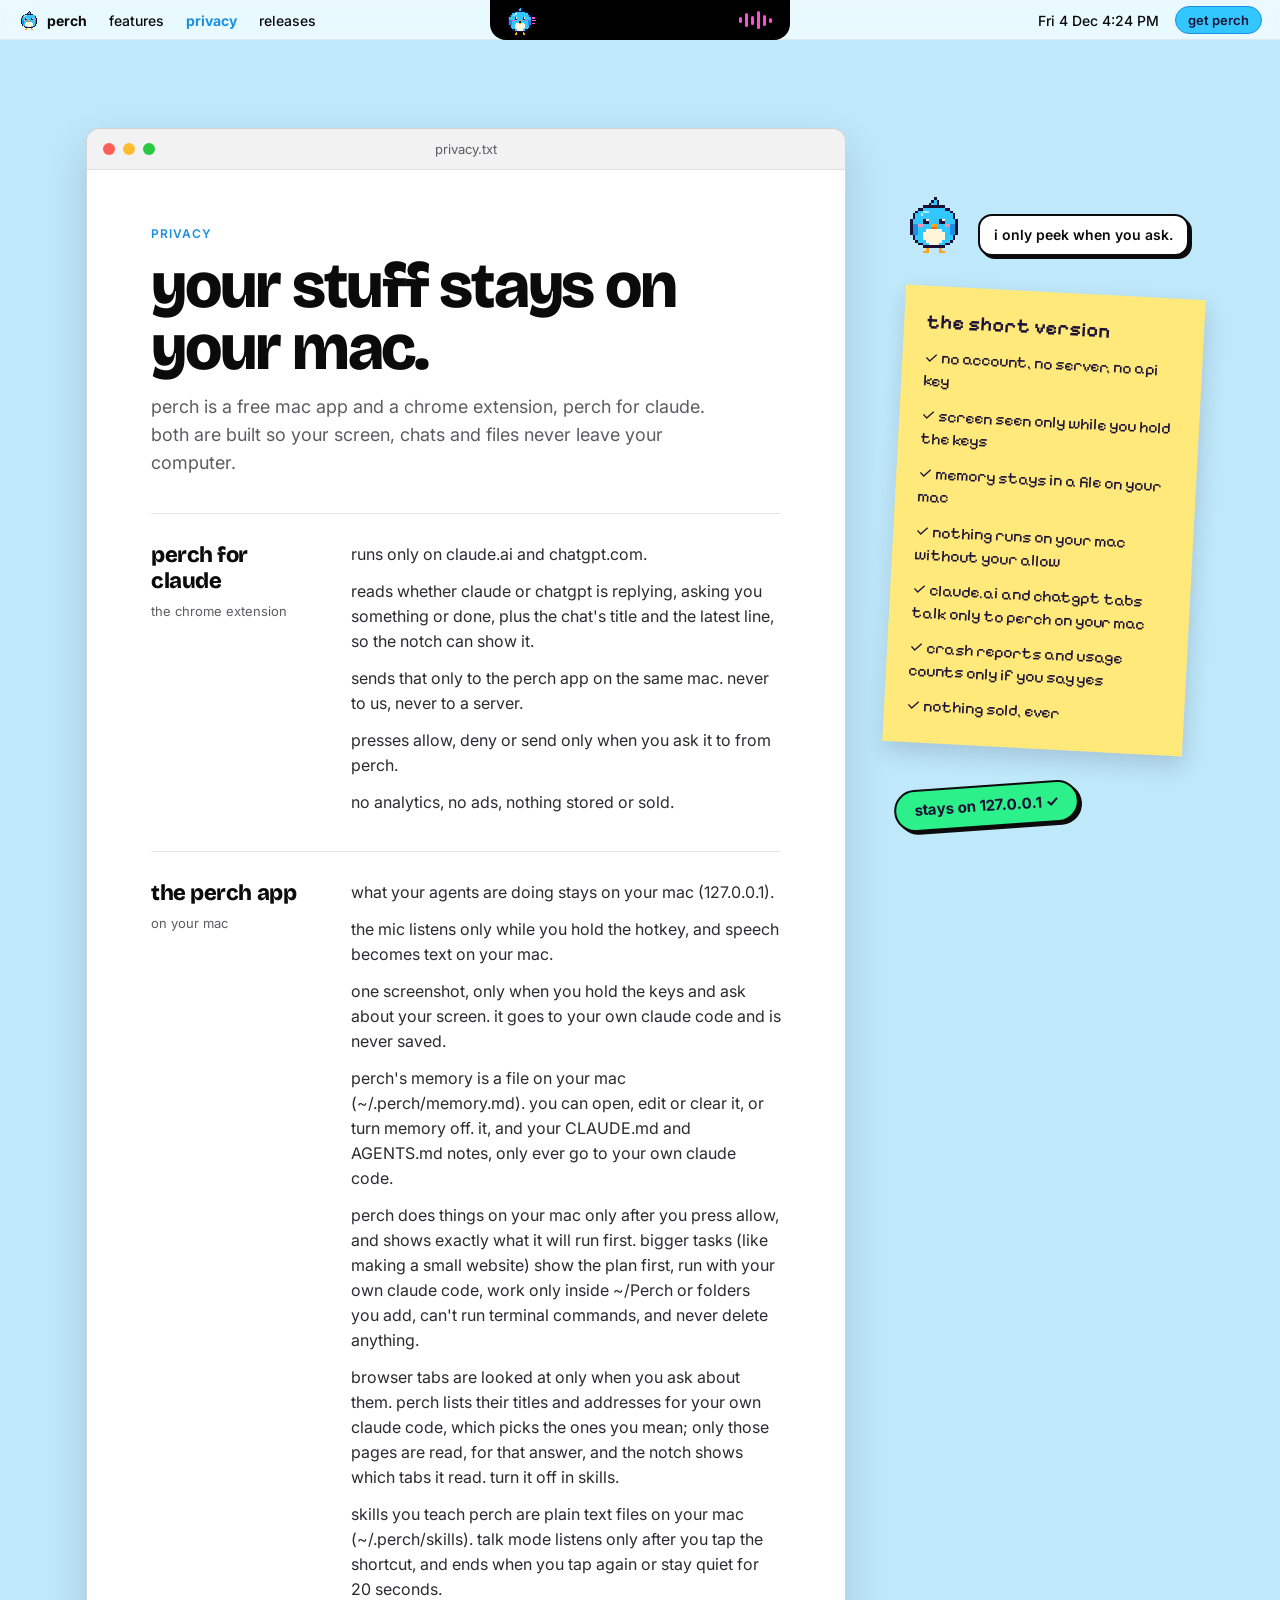
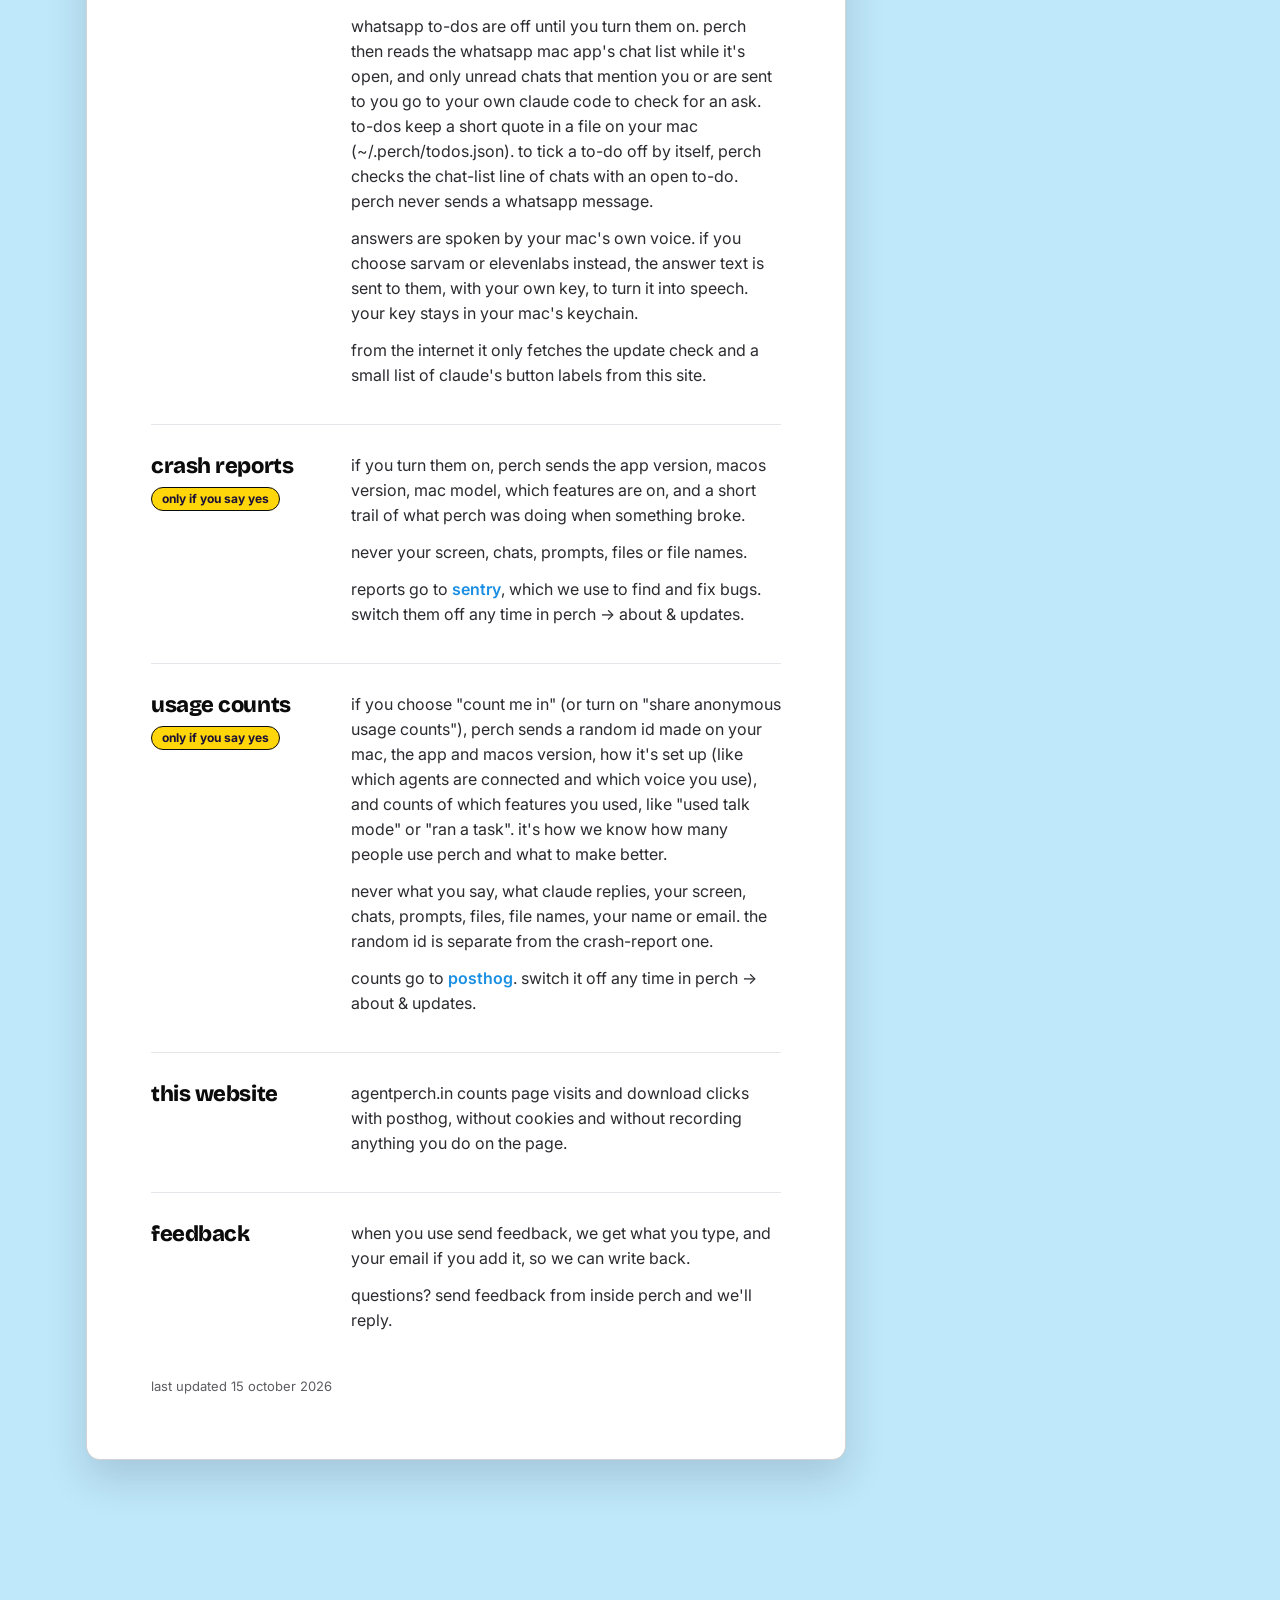
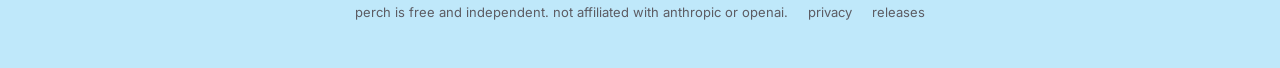
<file: privacy.html>
<!doctype html>
<html lang="en">
<head>
<meta charset="utf-8">
<meta name="viewport" content="width=device-width, initial-scale=1">
<title>Perch privacy · your stuff stays on your mac</title>
<meta name="description" content="What Perch and the Perch for Claude extension do with your data: everything stays on your Mac. Crash reports only if you say yes.">
<meta property="og:title" content="Perch privacy · your stuff stays on your mac">
<meta property="og:description" content="No account, no server, no api key. Your screen, chats and files never leave your Mac.">
<meta property="og:image" content="https://agentperch.in/assets/og.png">
<meta name="theme-color" content="#BFE8FA">
<link rel="icon" type="image/png" href="assets/favicon.png">
<link rel="apple-touch-icon" href="assets/app-icon.png">
<link rel="preconnect" href="https://fonts.googleapis.com">
<link rel="preconnect" href="https://fonts.gstatic.com" crossorigin>
<link href="https://fonts.googleapis.com/css2?family=Bricolage+Grotesque:opsz,wght@12..96,800&family=Inter:wght@400;500;600;700&family=Pixelify+Sans:wght@400;600&display=swap" rel="stylesheet">
<link rel="stylesheet" href="site.css">
<style>
.desk{display:flex;justify-content:center;align-items:flex-start;gap:48px;padding:88px 24px 120px;max-width:1440px;margin:0 auto}
.doc-win{width:760px;max-width:100%;flex:none}
.doc{display:flex;flex-direction:column;gap:36px;padding:56px 64px 64px}
.head{display:flex;flex-direction:column;gap:14px}
.head h1{font-family:var(--display);font-weight:800;font-size:64px;line-height:62px;letter-spacing:-.035em}
.head .lede{max-width:560px}
.sec{display:flex;gap:32px;padding-top:28px;border-top:1px solid var(--rule)}
.sec .label{width:168px;flex:none;display:flex;flex-direction:column;gap:8px;align-items:flex-start}
.sec h2{font-family:var(--display);font-weight:800;font-size:22px;line-height:26px;letter-spacing:-.02em}
.sec .sub{font-size:13px;line-height:18px;color:var(--graphite)}
.sec .body{flex:1;display:flex;flex-direction:column;gap:12px;font-size:16px;line-height:25px;color:var(--body)}
.sec .body a{color:var(--sky-shade);font-weight:600}
.updated{font-size:13px;line-height:18px;color:var(--graphite);padding-top:8px}
.side{width:300px;flex:none;display:flex;flex-direction:column;gap:36px;padding-top:64px;position:sticky;top:64px}
.says{display:flex;align-items:flex-end;gap:12px;padding-left:8px}
.says .bubble{padding:10px 14px;background:#fff;border:2px solid var(--ink);border-radius:14px;box-shadow:3px 3px 0 var(--ink);font-size:14px;font-weight:600;line-height:18px}
.note{display:flex;flex-direction:column;gap:12px;width:300px;padding:24px 22px 26px;background:var(--sticky);box-shadow:2px 10px 22px rgba(27,16,53,.16);transform:rotate(3deg);font-family:var(--pixel);color:var(--deep)}
.note b{font-size:20px;line-height:24px;font-weight:600}
.note span{font-size:16px;line-height:23px}
.side .sticker{align-self:flex-start;transform:rotate(-4deg)}
@media (max-width:1180px){
  .desk{flex-direction:column;align-items:center;gap:40px;padding-top:56px}
  .side{position:static;width:100%;max-width:760px;padding-top:0;flex-direction:row;flex-wrap:wrap;align-items:center;gap:28px}
  .side .says{order:0}
}
@media (max-width:700px){
  .desk{padding:32px 16px 72px}
  .doc{padding:36px 22px 40px;gap:28px}
  .head h1{font-size:42px;line-height:42px}
  .head .lede{font-size:17px;line-height:26px}
  .sec{flex-direction:column;gap:12px;padding-top:22px}
  .sec .label{width:auto}
  .note{width:100%;transform:rotate(1.5deg)}
}
</style>
</head>
<body>
<header class="menubar">
  <nav class="menus" aria-label="Main">
    <a class="app" href="./"><img class="px" src="assets/pet-idle.png" width="22" height="22" alt="">perch</a>
    <a href="./#features" class="feat">features</a>
    <a href="privacy.html" class="on" aria-current="page">privacy</a>
    <a href="releases.html">releases</a>
  </nav>
  <div class="notch" aria-hidden="true">
    <img class="px bob" src="assets/pet-speaking.png" width="32" height="32" alt="">
    <div class="wave"><i style="--h:6px;--d:.1"></i><i style="--h:14px;--d:.5"></i><i style="--h:9px;--d:.3"></i><i style="--h:18px;--d:.8"></i><i style="--h:11px;--d:.2"></i><i style="--h:5px;--d:.6"></i></div>
  </div>
  <div class="status">
    <span class="clock" id="clock"></span>
    <a class="pill-btn" href="Perch.dmg" download>get perch</a>
  </div>
</header>

<main class="desk">
  <article class="window doc-win">
    <div class="titlebar"><i class="dot r"></i><i class="dot y"></i><i class="dot g"></i><span class="t">privacy.txt</span><span class="sp"></span></div>
    <div class="doc">
      <div class="head">
        <div class="eyebrow">privacy</div>
        <h1>your stuff stays on your mac.</h1>
        <p class="lede">perch is a free mac app and a chrome extension, perch for claude. both are built so your screen, chats and files never leave your computer.</p>
      </div>

      <section class="sec">
        <div class="label"><h2>perch for claude</h2><div class="sub">the chrome extension</div></div>
        <div class="body">
          <p>runs only on claude.ai and chatgpt.com.</p>
          <p>reads whether claude or chatgpt is replying, asking you something or done, plus the chat's title and the latest line, so the notch can show it.</p>
          <p>sends that only to the perch app on the same mac. never to us, never to a server.</p>
          <p>presses allow, deny or send only when you ask it to from perch.</p>
          <p>no analytics, no ads, nothing stored or sold.</p>
        </div>
      </section>

      <section class="sec">
        <div class="label"><h2>the perch app</h2><div class="sub">on your mac</div></div>
        <div class="body">
          <p>what your agents are doing stays on your mac (127.0.0.1).</p>
          <p>the mic listens only while you hold the hotkey, and speech becomes text on your mac.</p>
          <p>one screenshot, only when you hold the keys and ask about your screen. it goes to your own claude code and is never saved.</p>
          <p>perch's memory is a file on your mac (~/.perch/memory.md). you can open, edit or clear it, or turn memory off. it, and your CLAUDE.md and AGENTS.md notes, only ever go to your own claude code.</p>
          <p>perch does things on your mac only after you press allow, and shows exactly what it will run first. bigger tasks (like making a small website) show the plan first, run with your own claude code, work only inside ~/Perch or folders you add, can't run terminal commands, and never delete anything.</p>
          <p>browser tabs are looked at only when you ask about them. perch lists their titles and addresses for your own claude code, which picks the ones you mean; only those pages are read, for that answer, and the notch shows which tabs it read. turn it off in skills.</p>
          <p>skills you teach perch are plain text files on your mac (~/.perch/skills). talk mode listens only after you tap the shortcut, and ends when you tap again or stay quiet for 20 seconds.</p>
          <p>whatsapp to-dos are off until you turn them on. perch then reads the whatsapp mac app's chat list while it's open, and only unread chats that mention you or are sent to you go to your own claude code to check for an ask. to-dos keep a short quote in a file on your mac (~/.perch/todos.json). to tick a to-do off by itself, perch checks the chat-list line of chats with an open to-do. perch never sends a whatsapp message.</p>
          <p>answers are spoken by your mac's own voice. if you choose sarvam or elevenlabs instead, the answer text is sent to them, with your own key, to turn it into speech. your key stays in your mac's keychain.</p>
          <p>from the internet it only fetches the update check and a small list of claude's button labels from this site.</p>
        </div>
      </section>

      <section class="sec">
        <div class="label"><h2>crash reports</h2><span class="tag">only if you say yes</span></div>
        <div class="body">
          <p>if you turn them on, perch sends the app version, macos version, mac model, which features are on, and a short trail of what perch was doing when something broke.</p>
          <p>never your screen, chats, prompts, files or file names.</p>
          <p>reports go to <a href="https://sentry.io" rel="noopener">sentry</a>, which we use to find and fix bugs. switch them off any time in perch → about &amp; updates.</p>
        </div>
      </section>

      <section class="sec">
        <div class="label"><h2>usage counts</h2><span class="tag">only if you say yes</span></div>
        <div class="body">
          <p>if you choose "count me in" (or turn on "share anonymous usage counts"), perch sends a random id made on your mac, the app and macos version, how it's set up (like which agents are connected and which voice you use), and counts of which features you used, like "used talk mode" or "ran a task". it's how we know how many people use perch and what to make better.</p>
          <p>never what you say, what claude replies, your screen, chats, prompts, files, file names, your name or email. the random id is separate from the crash-report one.</p>
          <p>counts go to <a href="https://posthog.com" rel="noopener">posthog</a>. switch it off any time in perch → about &amp; updates.</p>
        </div>
      </section>

      <section class="sec">
        <div class="label"><h2>this website</h2></div>
        <div class="body">
          <p>agentperch.in counts page visits and download clicks with posthog, without cookies and without recording anything you do on the page.</p>
        </div>
      </section>

      <section class="sec">
        <div class="label"><h2>feedback</h2></div>
        <div class="body">
          <p>when you use send feedback, we get what you type, and your email if you add it, so we can write back.</p>
          <p>questions? send feedback from inside perch and we'll reply.</p>
        </div>
      </section>

      <p class="updated">last updated 15 october 2026</p>
    </div>
  </article>

  <aside class="side" aria-label="The short version">
    <div class="says"><img class="px bob" src="assets/pet-idle.png" width="64" height="64" alt=""><span class="bubble">i only peek when you ask.</span></div>
    <div class="note">
      <b>the short version</b>
      <span>✓ no account, no server, no api key</span>
      <span>✓ screen seen only while you hold the keys</span>
      <span>✓ memory stays in a file on your mac</span>
      <span>✓ nothing runs on your mac without your allow</span>
      <span>✓ claude.ai and chatgpt tabs talk only to perch on your mac</span>
      <span>✓ crash reports and usage counts only if you say yes</span>
      <span>✓ nothing sold, ever</span>
    </div>
    <span class="sticker lime">stays on 127.0.0.1 ✓</span>
  </aside>
</main>

<footer>
  <span>perch is free and independent. not affiliated with anthropic or openai.</span>
  <a href="privacy.html">privacy</a>
  <a href="releases.html">releases</a>
</footer>

<script src="site.js"></script>
<script src="analytics.js" defer></script>
</body>
</html>
</file>
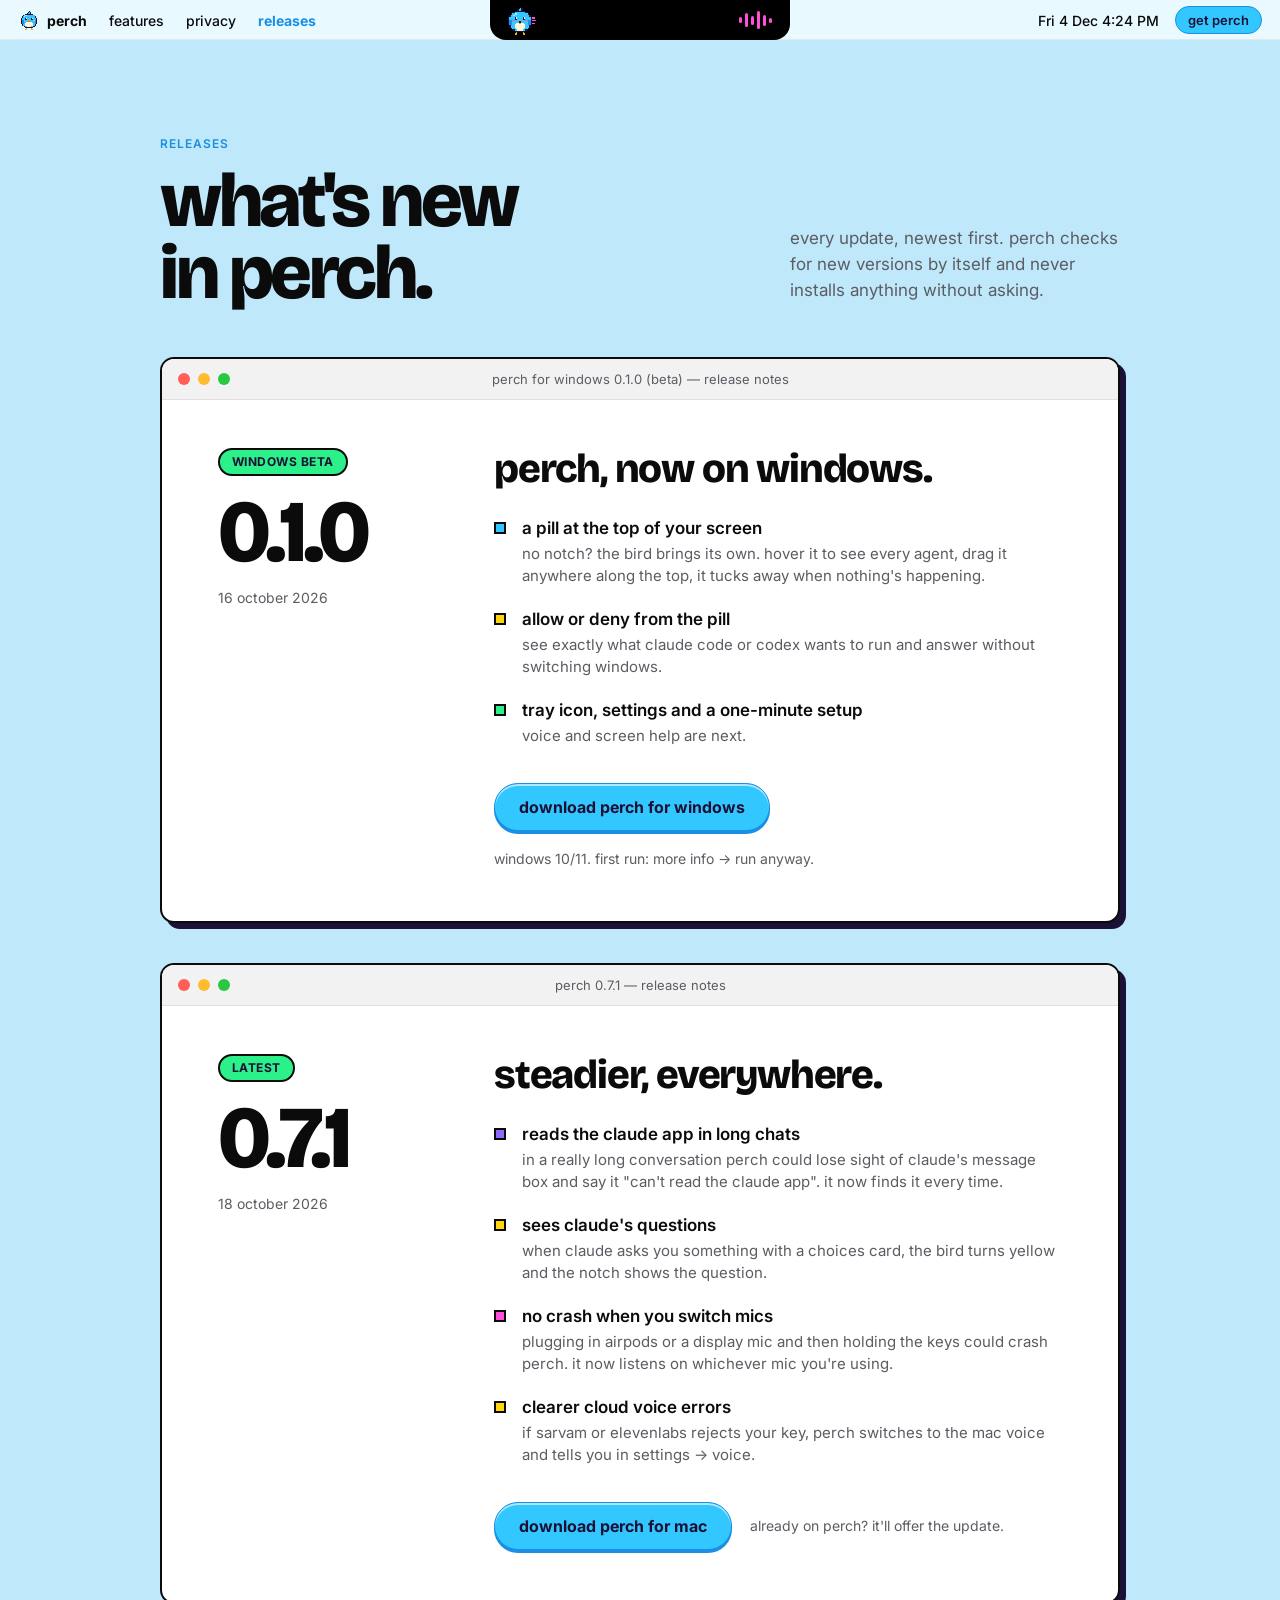
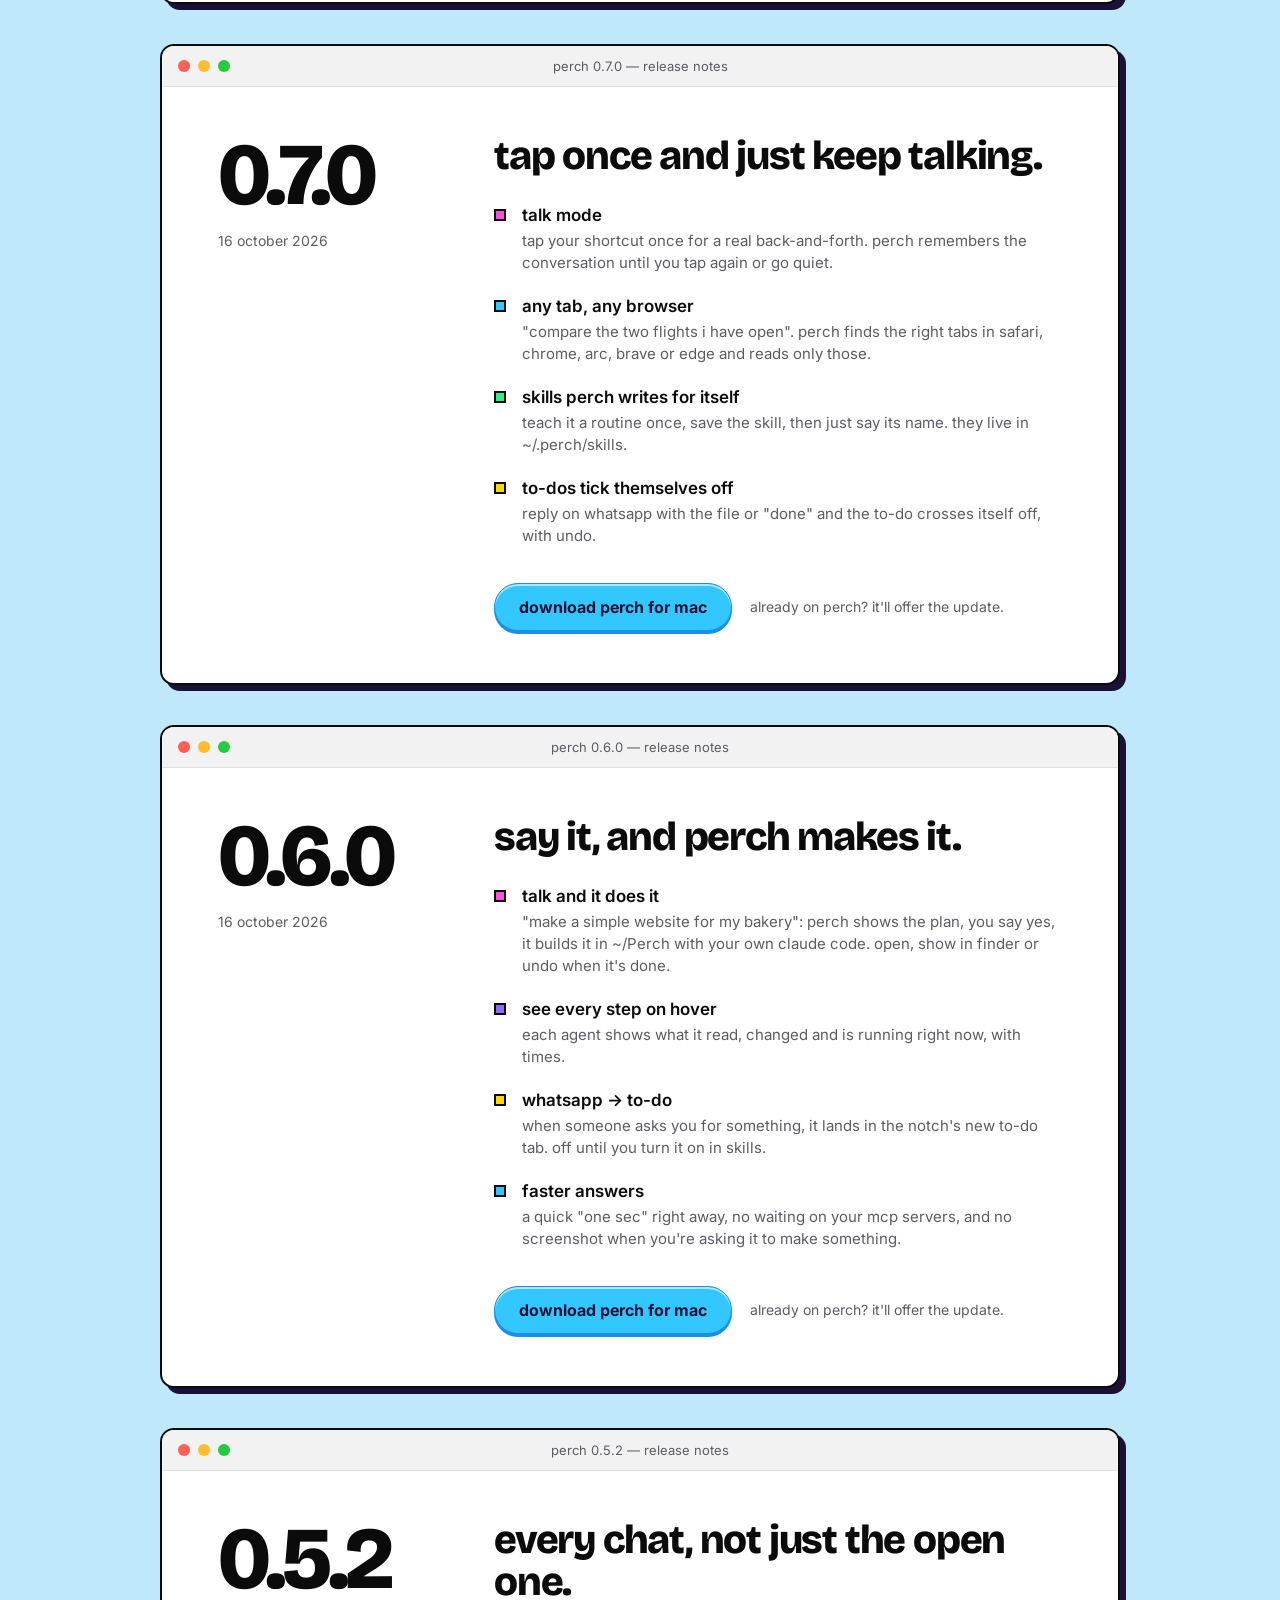
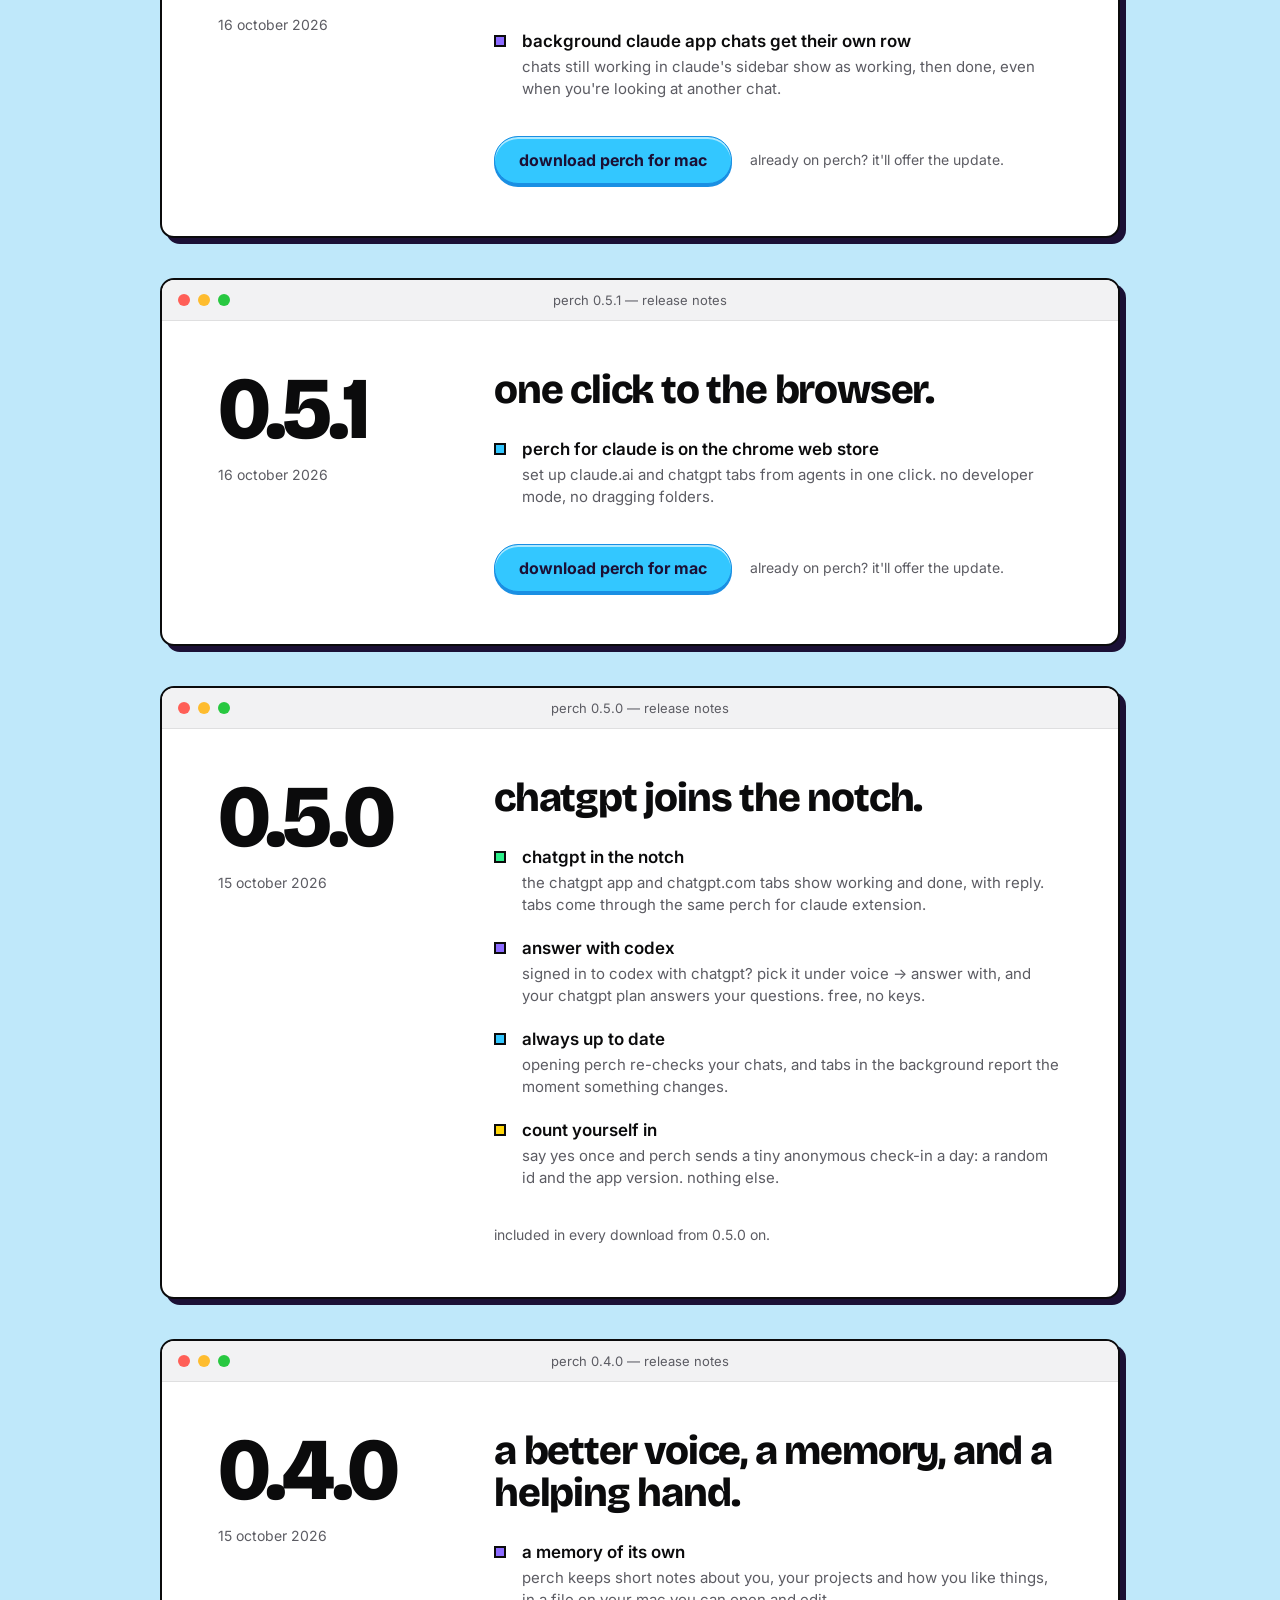
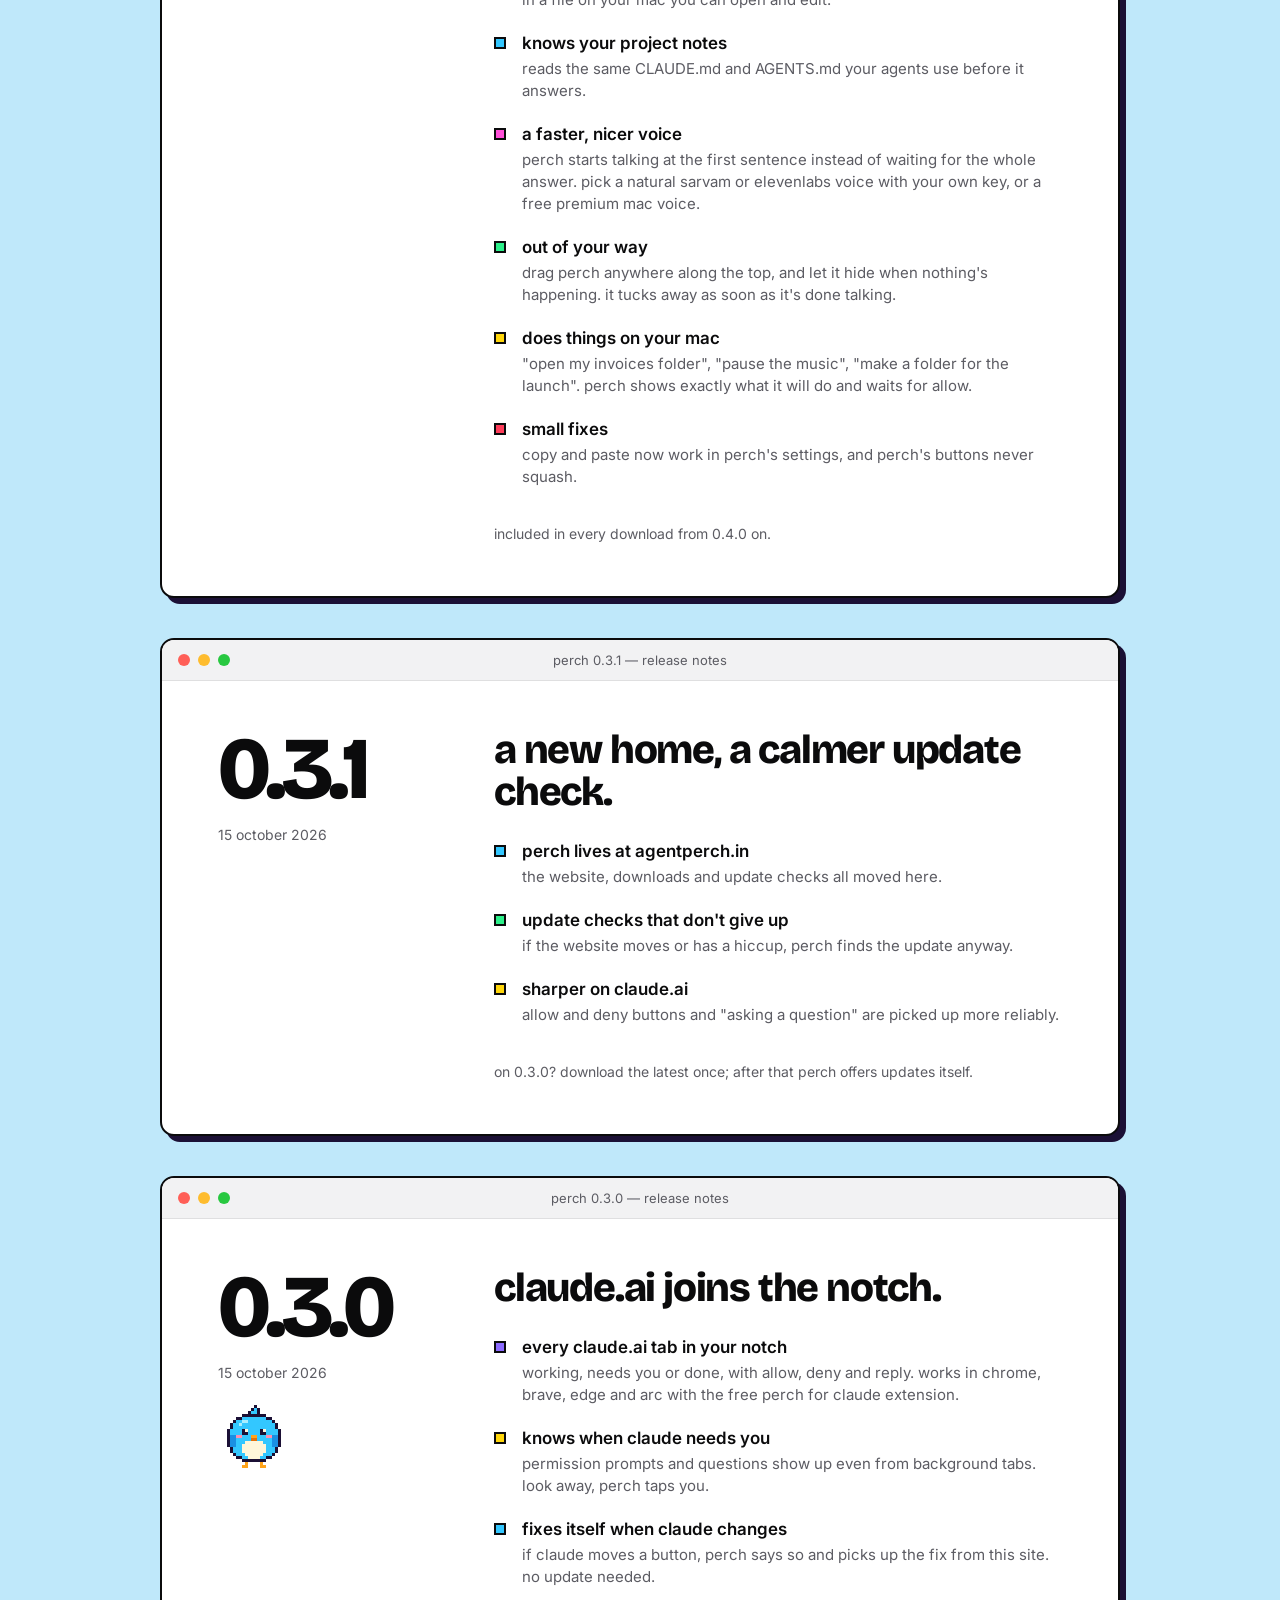
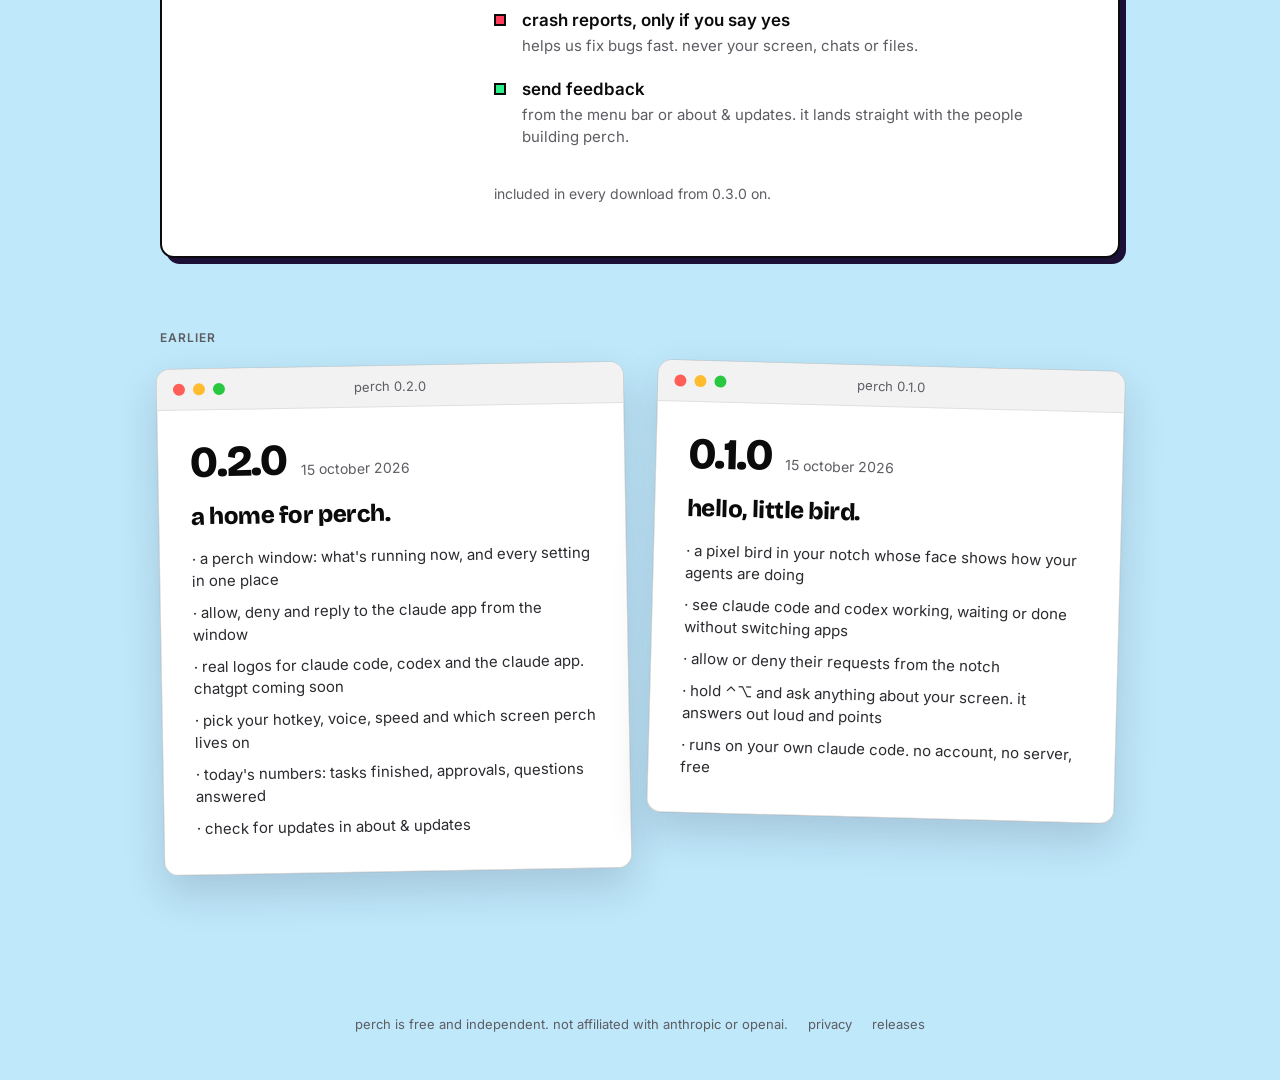
<file: releases.html>
<!doctype html>
<html lang="en">
<head>
<meta charset="utf-8">
<meta name="viewport" content="width=device-width, initial-scale=1">
<title>Perch releases · what's new in perch</title>
<meta name="description" content="Every Perch update, newest first. Perch 0.7.1: reads the Claude app in long chats again.">
<meta property="og:title" content="What's new in Perch">
<meta property="og:description" content="Perch 0.3.0: every claude.ai tab in your notch, with allow, deny and reply.">
<meta property="og:image" content="https://agentperch.in/assets/og.png">
<meta name="theme-color" content="#BFE8FA">
<link rel="icon" type="image/png" href="assets/favicon.png">
<link rel="apple-touch-icon" href="assets/app-icon.png">
<link rel="preconnect" href="https://fonts.googleapis.com">
<link rel="preconnect" href="https://fonts.gstatic.com" crossorigin>
<link href="https://fonts.googleapis.com/css2?family=Bricolage+Grotesque:opsz,wght@12..96,800&family=Inter:wght@400;500;600;700&family=Pixelify+Sans:wght@400;600&display=swap" rel="stylesheet">
<link rel="stylesheet" href="site.css">
<style>
.page{width:960px;max-width:calc(100% - 48px);margin:0 auto;padding-bottom:120px}
.head{display:flex;align-items:flex-end;justify-content:space-between;gap:40px;padding:96px 0 48px}
.head h1{font-family:var(--display);font-weight:800;font-size:76px;line-height:72px;letter-spacing:-.045em;margin-top:14px}
.head .lede{width:330px;flex:none;font-size:17px;line-height:26px;padding-bottom:6px}

.latest .body{display:flex;gap:56px;padding:48px 56px 52px}
.rail{width:220px;flex:none;display:flex;flex-direction:column;gap:16px;align-items:flex-start}
.rail .ver{font-family:var(--display);font-weight:800;font-size:88px;line-height:80px;letter-spacing:-.05em}
.rail .date{font-size:14px;line-height:20px;color:var(--graphite)}
.notes{flex:1;display:flex;flex-direction:column;gap:26px}
.notes h2{font-family:var(--display);font-weight:800;font-size:40px;line-height:42px;letter-spacing:-.03em}
.notes ul{list-style:none;display:flex;flex-direction:column;gap:20px}
.notes li{display:flex;gap:16px;align-items:flex-start}
.notes li i{width:12px;height:12px;flex:none;border:2px solid var(--ink);margin-top:6px;background:var(--c)}
.notes li b{display:block;font-size:17px;font-weight:600;line-height:24px}
.notes li span{display:block;font-size:15px;line-height:22px;color:var(--graphite);margin-top:3px}
.actions{display:flex;align-items:center;gap:18px;flex-wrap:wrap;padding-top:10px}
.actions small{font-size:14px;line-height:20px;color:var(--graphite)}

.earlier{display:flex;flex-direction:column;gap:20px;padding-top:72px}
.row{display:flex;gap:24px;align-items:flex-start}
.old{flex:1;min-width:0}
.old:nth-child(1){transform:rotate(-1deg)}
.old:nth-child(2){transform:rotate(1.5deg)}
.old .body{display:flex;flex-direction:column;gap:18px;padding:30px 32px 34px}
.old .top{display:flex;align-items:baseline;gap:14px;flex-wrap:wrap}
.old .ver{font-family:var(--display);font-weight:800;font-size:44px;line-height:44px;letter-spacing:-.04em}
.old .date{font-size:14px;color:var(--graphite)}
.old h3{font-family:var(--display);font-weight:800;font-size:24px;line-height:28px;letter-spacing:-.02em}
.old ul{list-style:none;display:flex;flex-direction:column;gap:10px;font-size:15px;line-height:22px;color:var(--body)}
.old li::before{content:"· "}

@media (max-width:900px){
  .page{max-width:calc(100% - 32px)}
  .head{flex-direction:column;align-items:flex-start;gap:16px;padding:48px 0 32px}
  .head h1{font-size:48px;line-height:46px}
  .head .lede{width:auto}
  .latest .body{flex-direction:column;gap:28px;padding:32px 22px 36px}
  .rail{width:auto;flex-direction:row;flex-wrap:wrap;align-items:center;gap:12px 16px}
  .rail .ver{font-size:56px;line-height:52px}
  .rail img{display:none}
  .notes h2{font-size:30px;line-height:32px}
  .row{flex-direction:column}
  .old,.old:nth-child(1),.old:nth-child(2){transform:none;width:100%}
  .old .body{padding:24px 22px 28px}
}
</style>
</head>
<body>
<header class="menubar">
  <nav class="menus" aria-label="Main">
    <a class="app" href="./"><img class="px" src="assets/pet-idle.png" width="22" height="22" alt="">perch</a>
    <a href="./#features" class="feat">features</a>
    <a href="privacy.html">privacy</a>
    <a href="releases.html" class="on" aria-current="page">releases</a>
  </nav>
  <div class="notch" aria-hidden="true">
    <img class="px bob" src="assets/pet-speaking.png" width="32" height="32" alt="">
    <div class="wave"><i style="--h:6px;--d:.1"></i><i style="--h:14px;--d:.5"></i><i style="--h:9px;--d:.3"></i><i style="--h:18px;--d:.8"></i><i style="--h:11px;--d:.2"></i><i style="--h:5px;--d:.6"></i></div>
  </div>
  <div class="status">
    <span class="clock" id="clock"></span>
    <a class="pill-btn" href="Perch.dmg" download>get perch</a>
  </div>
</header>

<main class="page">
  <div class="head">
    <div>
      <div class="eyebrow">releases</div>
      <h1>what's new<br>in perch.</h1>
    </div>
    <p class="lede">every update, newest first. perch checks for new versions by itself and never installs anything without asking.</p>
  </div>

  <article class="window bold latest" id="windows-0.1.0" style="margin-bottom:40px">
    <div class="titlebar"><i class="dot r"></i><i class="dot y"></i><i class="dot g"></i><span class="t">perch for windows 0.1.0 (beta) — release notes</span><span class="sp"></span></div>
    <div class="body">
      <div class="rail">
        <span class="tag lime">WINDOWS BETA</span>
        <div class="ver">0.1.0</div>
        <div class="date">16 october 2026</div>
      </div>
      <div class="notes">
        <h2>perch, now on windows.</h2>
        <ul>
          <li style="--c:var(--sky)"><i></i><div><b>a pill at the top of your screen</b><span>no notch? the bird brings its own. hover it to see every agent, drag it anywhere along the top, it tucks away when nothing's happening.</span></div></li>
          <li style="--c:var(--lemon)"><i></i><div><b>allow or deny from the pill</b><span>see exactly what claude code or codex wants to run and answer without switching windows.</span></div></li>
          <li style="--c:var(--lime)"><i></i><div><b>tray icon, settings and a one-minute setup</b><span>voice and screen help are next.</span></div></li>
        </ul>
        <div class="actions">
          <a class="btn" href="Perch-Setup.exe" download>download perch for windows</a>
          <small>windows 10/11. first run: more info → run anyway.</small>
        </div>
      </div>
    </div>
  </article>

  <article class="window bold latest" id="v0.7.1" style="margin-bottom:40px">
    <div class="titlebar"><i class="dot r"></i><i class="dot y"></i><i class="dot g"></i><span class="t">perch 0.7.1 — release notes</span><span class="sp"></span></div>
    <div class="body">
      <div class="rail">
        <span class="tag lime">LATEST</span>
        <div class="ver">0.7.1</div>
        <div class="date">18 october 2026</div>
      </div>
      <div class="notes">
        <h2>steadier, everywhere.</h2>
        <ul>
          <li style="--c:var(--violet)"><i></i><div><b>reads the claude app in long chats</b><span>in a really long conversation perch could lose sight of claude's message box and say it "can't read the claude app". it now finds it every time.</span></div></li>
          <li style="--c:var(--lemon)"><i></i><div><b>sees claude's questions</b><span>when claude asks you something with a choices card, the bird turns yellow and the notch shows the question.</span></div></li>
          <li style="--c:var(--magenta)"><i></i><div><b>no crash when you switch mics</b><span>plugging in airpods or a display mic and then holding the keys could crash perch. it now listens on whichever mic you're using.</span></div></li>
          <li style="--c:var(--lemon)"><i></i><div><b>clearer cloud voice errors</b><span>if sarvam or elevenlabs rejects your key, perch switches to the mac voice and tells you in settings → voice.</span></div></li>
        </ul>
        <div class="actions">
          <a class="btn" href="Perch.dmg" download>download perch for mac</a>
          <small>already on perch? it'll offer the update.</small>
        </div>
      </div>
    </div>
  </article>
  <article class="window bold latest" id="v0.7.0" style="margin-bottom:40px">
    <div class="titlebar"><i class="dot r"></i><i class="dot y"></i><i class="dot g"></i><span class="t">perch 0.7.0 — release notes</span><span class="sp"></span></div>
    <div class="body">
      <div class="rail">
        <div class="ver">0.7.0</div>
        <div class="date">16 october 2026</div>
      </div>
      <div class="notes">
        <h2>tap once and just keep talking.</h2>
        <ul>
          <li style="--c:var(--magenta)"><i></i><div><b>talk mode</b><span>tap your shortcut once for a real back-and-forth. perch remembers the conversation until you tap again or go quiet.</span></div></li>
          <li style="--c:var(--sky)"><i></i><div><b>any tab, any browser</b><span>"compare the two flights i have open". perch finds the right tabs in safari, chrome, arc, brave or edge and reads only those.</span></div></li>
          <li style="--c:var(--lime)"><i></i><div><b>skills perch writes for itself</b><span>teach it a routine once, save the skill, then just say its name. they live in ~/.perch/skills.</span></div></li>
          <li style="--c:var(--lemon)"><i></i><div><b>to-dos tick themselves off</b><span>reply on whatsapp with the file or "done" and the to-do crosses itself off, with undo.</span></div></li>
        </ul>
        <div class="actions">
          <a class="btn" href="Perch.dmg" download>download perch for mac</a>
          <small>already on perch? it'll offer the update.</small>
        </div>
      </div>
    </div>
  </article>
  <article class="window bold latest" id="v0.6.0" style="margin-bottom:40px">
    <div class="titlebar"><i class="dot r"></i><i class="dot y"></i><i class="dot g"></i><span class="t">perch 0.6.0 — release notes</span><span class="sp"></span></div>
    <div class="body">
      <div class="rail">
        <div class="ver">0.6.0</div>
        <div class="date">16 october 2026</div>
      </div>
      <div class="notes">
        <h2>say it, and perch makes it.</h2>
        <ul>
          <li style="--c:var(--magenta)"><i></i><div><b>talk and it does it</b><span>"make a simple website for my bakery": perch shows the plan, you say yes, it builds it in ~/Perch with your own claude code. open, show in finder or undo when it's done.</span></div></li>
          <li style="--c:var(--violet)"><i></i><div><b>see every step on hover</b><span>each agent shows what it read, changed and is running right now, with times.</span></div></li>
          <li style="--c:var(--lemon)"><i></i><div><b>whatsapp → to-do</b><span>when someone asks you for something, it lands in the notch's new to-do tab. off until you turn it on in skills.</span></div></li>
          <li style="--c:var(--sky)"><i></i><div><b>faster answers</b><span>a quick "one sec" right away, no waiting on your mcp servers, and no screenshot when you're asking it to make something.</span></div></li>
        </ul>
        <div class="actions">
          <a class="btn" href="Perch.dmg" download>download perch for mac</a>
          <small>already on perch? it'll offer the update.</small>
        </div>
      </div>
    </div>
  </article>
  <article class="window bold latest" id="v0.5.2" style="margin-bottom:40px">
    <div class="titlebar"><i class="dot r"></i><i class="dot y"></i><i class="dot g"></i><span class="t">perch 0.5.2 — release notes</span><span class="sp"></span></div>
    <div class="body">
      <div class="rail">
        <div class="ver">0.5.2</div>
        <div class="date">16 october 2026</div>
      </div>
      <div class="notes">
        <h2>every chat, not just the open one.</h2>
        <ul>
          <li style="--c:var(--violet)"><i></i><div><b>background claude app chats get their own row</b><span>chats still working in claude's sidebar show as working, then done, even when you're looking at another chat.</span></div></li>
        </ul>
        <div class="actions">
          <a class="btn" href="Perch.dmg" download>download perch for mac</a>
          <small>already on perch? it'll offer the update.</small>
        </div>
      </div>
    </div>
  </article>

  <article class="window bold latest" id="v0.5.1" style="margin-bottom:40px">
    <div class="titlebar"><i class="dot r"></i><i class="dot y"></i><i class="dot g"></i><span class="t">perch 0.5.1 — release notes</span><span class="sp"></span></div>
    <div class="body">
      <div class="rail">
                <div class="ver">0.5.1</div>
        <div class="date">16 october 2026</div>
      </div>
      <div class="notes">
        <h2>one click to the browser.</h2>
        <ul>
          <li style="--c:var(--sky)"><i></i><div><b>perch for claude is on the chrome web store</b><span>set up claude.ai and chatgpt tabs from agents in one click. no developer mode, no dragging folders.</span></div></li>
        </ul>
        <div class="actions">
          <a class="btn" href="Perch.dmg" download>download perch for mac</a>
          <small>already on perch? it'll offer the update.</small>
        </div>
      </div>
    </div>
  </article>

  <article class="window bold latest" id="v0.5.0" style="margin-bottom:40px">
    <div class="titlebar"><i class="dot r"></i><i class="dot y"></i><i class="dot g"></i><span class="t">perch 0.5.0 — release notes</span><span class="sp"></span></div>
    <div class="body">
      <div class="rail">
        <div class="ver">0.5.0</div>
        <div class="date">15 october 2026</div>
      </div>
      <div class="notes">
        <h2>chatgpt joins the notch.</h2>
        <ul>
          <li style="--c:var(--lime)"><i></i><div><b>chatgpt in the notch</b><span>the chatgpt app and chatgpt.com tabs show working and done, with reply. tabs come through the same perch for claude extension.</span></div></li>
          <li style="--c:var(--violet)"><i></i><div><b>answer with codex</b><span>signed in to codex with chatgpt? pick it under voice → answer with, and your chatgpt plan answers your questions. free, no keys.</span></div></li>
          <li style="--c:var(--sky)"><i></i><div><b>always up to date</b><span>opening perch re-checks your chats, and tabs in the background report the moment something changes.</span></div></li>
          <li style="--c:var(--lemon)"><i></i><div><b>count yourself in</b><span>say yes once and perch sends a tiny anonymous check-in a day: a random id and the app version. nothing else.</span></div></li>
        </ul>
        <div class="actions">
          <small>included in every download from 0.5.0 on.</small>
        </div>
      </div>
    </div>
  </article>

  <article class="window bold latest" id="v0.4.0" style="margin-bottom:40px">
    <div class="titlebar"><i class="dot r"></i><i class="dot y"></i><i class="dot g"></i><span class="t">perch 0.4.0 — release notes</span><span class="sp"></span></div>
    <div class="body">
      <div class="rail">
        <div class="ver">0.4.0</div>
        <div class="date">15 october 2026</div>
      </div>
      <div class="notes">
        <h2>a better voice, a memory, and a helping hand.</h2>
        <ul>
          <li style="--c:var(--violet)"><i></i><div><b>a memory of its own</b><span>perch keeps short notes about you, your projects and how you like things, in a file on your mac you can open and edit.</span></div></li>
          <li style="--c:var(--sky)"><i></i><div><b>knows your project notes</b><span>reads the same CLAUDE.md and AGENTS.md your agents use before it answers.</span></div></li>
          <li style="--c:var(--magenta)"><i></i><div><b>a faster, nicer voice</b><span>perch starts talking at the first sentence instead of waiting for the whole answer. pick a natural sarvam or elevenlabs voice with your own key, or a free premium mac voice.</span></div></li>
          <li style="--c:var(--lime)"><i></i><div><b>out of your way</b><span>drag perch anywhere along the top, and let it hide when nothing's happening. it tucks away as soon as it's done talking.</span></div></li>
          <li style="--c:var(--lemon)"><i></i><div><b>does things on your mac</b><span>"open my invoices folder", "pause the music", "make a folder for the launch". perch shows exactly what it will do and waits for allow.</span></div></li>
          <li style="--c:var(--hot)"><i></i><div><b>small fixes</b><span>copy and paste now work in perch's settings, and perch's buttons never squash.</span></div></li>
        </ul>
        <div class="actions">
          <small>included in every download from 0.4.0 on.</small>
        </div>
      </div>
    </div>
  </article>

  <article class="window bold latest" id="v0.3.1" style="margin-bottom:40px">
    <div class="titlebar"><i class="dot r"></i><i class="dot y"></i><i class="dot g"></i><span class="t">perch 0.3.1 — release notes</span><span class="sp"></span></div>
    <div class="body">
      <div class="rail">
        <div class="ver">0.3.1</div>
        <div class="date">15 october 2026</div>
      </div>
      <div class="notes">
        <h2>a new home, a calmer update check.</h2>
        <ul>
          <li style="--c:var(--sky)"><i></i><div><b>perch lives at agentperch.in</b><span>the website, downloads and update checks all moved here.</span></div></li>
          <li style="--c:var(--lime)"><i></i><div><b>update checks that don't give up</b><span>if the website moves or has a hiccup, perch finds the update anyway.</span></div></li>
          <li style="--c:var(--lemon)"><i></i><div><b>sharper on claude.ai</b><span>allow and deny buttons and "asking a question" are picked up more reliably.</span></div></li>
        </ul>
        <div class="actions">
          <small>on 0.3.0? download the latest once; after that perch offers updates itself.</small>
        </div>
      </div>
    </div>
  </article>

  <article class="window bold latest" id="v0.3.0">
    <div class="titlebar"><i class="dot r"></i><i class="dot y"></i><i class="dot g"></i><span class="t">perch 0.3.0 — release notes</span><span class="sp"></span></div>
    <div class="body">
      <div class="rail">
        <div class="ver">0.3.0</div>
        <div class="date">15 october 2026</div>
        <img class="px bob" src="assets/pet-idle.png" width="72" height="72" alt="">
      </div>
      <div class="notes">
        <h2>claude.ai joins the notch.</h2>
        <ul>
          <li style="--c:var(--violet)"><i></i><div><b>every claude.ai tab in your notch</b><span>working, needs you or done, with allow, deny and reply. works in chrome, brave, edge and arc with the free perch for claude extension.</span></div></li>
          <li style="--c:var(--lemon)"><i></i><div><b>knows when claude needs you</b><span>permission prompts and questions show up even from background tabs. look away, perch taps you.</span></div></li>
          <li style="--c:var(--sky)"><i></i><div><b>fixes itself when claude changes</b><span>if claude moves a button, perch says so and picks up the fix from this site. no update needed.</span></div></li>
          <li style="--c:var(--hot)"><i></i><div><b>crash reports, only if you say yes</b><span>helps us fix bugs fast. never your screen, chats or files.</span></div></li>
          <li style="--c:var(--lime)"><i></i><div><b>send feedback</b><span>from the menu bar or about &amp; updates. it lands straight with the people building perch.</span></div></li>
        </ul>
        <div class="actions">
          <small>included in every download from 0.3.0 on.</small>
        </div>
      </div>
    </div>
  </article>

  <section class="earlier" aria-label="Earlier releases">
    <div class="eyebrow muted">earlier</div>
    <div class="row">
      <article class="window old" id="v0.2.0">
        <div class="titlebar"><i class="dot r"></i><i class="dot y"></i><i class="dot g"></i><span class="t">perch 0.2.0</span><span class="sp"></span></div>
        <div class="body">
          <div class="top"><span class="ver">0.2.0</span><span class="date">15 october 2026</span></div>
          <h3>a home for perch.</h3>
          <ul>
            <li>a perch window: what's running now, and every setting in one place</li>
            <li>allow, deny and reply to the claude app from the window</li>
            <li>real logos for claude code, codex and the claude app. chatgpt coming soon</li>
            <li>pick your hotkey, voice, speed and which screen perch lives on</li>
            <li>today's numbers: tasks finished, approvals, questions answered</li>
            <li>check for updates in about &amp; updates</li>
          </ul>
        </div>
      </article>
      <article class="window old" id="v0.1.0">
        <div class="titlebar"><i class="dot r"></i><i class="dot y"></i><i class="dot g"></i><span class="t">perch 0.1.0</span><span class="sp"></span></div>
        <div class="body">
          <div class="top"><span class="ver">0.1.0</span><span class="date">15 october 2026</span></div>
          <h3>hello, little bird.</h3>
          <ul>
            <li>a pixel bird in your notch whose face shows how your agents are doing</li>
            <li>see claude code and codex working, waiting or done without switching apps</li>
            <li>allow or deny their requests from the notch</li>
            <li>hold ⌃⌥ and ask anything about your screen. it answers out loud and points</li>
            <li>runs on your own claude code. no account, no server, free</li>
          </ul>
        </div>
      </article>
    </div>
  </section>
</main>

<footer>
  <span>perch is free and independent. not affiliated with anthropic or openai.</span>
  <a href="privacy.html">privacy</a>
  <a href="releases.html">releases</a>
</footer>

<script src="site.js"></script>
<script src="analytics.js" defer></script>
</body>
</html>
</file>
<file: site.css>
/* Shared styles for the Perch site's inner pages (privacy, releases). The landing page carries its own. */
:root{
  --desk:#BFE8FA; --paper:#FFFFFF; --fog:#F2F2F3; --ink:#0B0B0C; --graphite:#5C5C63; --body:#2B2B30; --rule:#E6E6EA;
  --deep:#1B1035; --sky:#33C7FF; --sky-shade:#1A8FE3; --lemon:#FFD60A; --lime:#2CF08A; --hot:#FF3D5A;
  --violet:#8C6BFF; --magenta:#FF4FD8; --sticky:#FFE97A;
  --display:"Bricolage Grotesque",system-ui,sans-serif; --sans:Inter,system-ui,-apple-system,sans-serif;
  --pixel:"Pixelify Sans",var(--sans);
}
*{box-sizing:border-box;margin:0;padding:0}
body{background:var(--desk);color:var(--ink);font-family:var(--sans);-webkit-font-smoothing:antialiased;overflow-x:hidden}
a{color:inherit;text-decoration:none}
img.px{image-rendering:pixelated;image-rendering:crisp-edges;display:block}

/* menu bar */
.menubar{position:sticky;top:0;z-index:50;height:40px;display:flex;justify-content:space-between;align-items:flex-start;padding:0 18px;background:rgba(255,255,255,.72);backdrop-filter:saturate(1.6) blur(14px);-webkit-backdrop-filter:saturate(1.6) blur(14px);border-bottom:1px solid rgba(11,11,12,.06)}
.menus,.status{display:flex;align-items:center;gap:22px;height:40px;flex:1;font-size:14px;font-weight:500}
.status{justify-content:flex-end;gap:16px}
.menus .app{display:flex;align-items:center;gap:7px;font-weight:700}
.menus a:hover{color:var(--sky-shade)}
.menus a.on{color:var(--sky-shade);font-weight:700}
.notch{flex:0 0 300px;height:40px;background:#000;border-radius:0 0 16px 16px;display:flex;align-items:center;justify-content:space-between;padding:0 18px 0 14px}
.wave{display:flex;gap:3px;align-items:center;height:20px}
.wave i{width:3px;border-radius:2px;background:var(--magenta);display:block;height:var(--h)}
.pill-btn{white-space:nowrap;display:inline-flex;align-items:center;padding:5px 12px;background:var(--sky);border:1px solid var(--sky-shade);border-radius:999px;font-weight:600;font-size:13px;color:var(--deep)}

/* windows */
.window{background:#fff;border:1px solid rgba(11,11,12,.18);border-radius:14px;box-shadow:0 18px 40px rgba(27,16,53,.16);overflow:hidden}
.window.bold{border:2px solid var(--ink);box-shadow:6px 6px 0 var(--deep)}
.titlebar{display:flex;align-items:center;gap:8px;padding:12px 16px;background:var(--fog);border-bottom:1px solid rgba(11,11,12,.08);font-size:13px;line-height:16px;color:var(--graphite)}
.titlebar .t{flex:1;text-align:center}
.titlebar .sp{width:52px}
.dot{width:12px;height:12px;border-radius:50%;flex:none}
.dot.r{background:#FF5F57}.dot.y{background:#FEBC2E}.dot.g{background:#28C840}

/* type */
.eyebrow{font-size:12px;font-weight:600;letter-spacing:.08em;text-transform:uppercase;color:var(--sky-shade)}
.eyebrow.muted{color:var(--graphite)}
.lede{font-size:18px;line-height:28px;color:var(--graphite)}

/* pills and stickers */
.tag{display:inline-block;padding:3px 10px;border-radius:999px;background:var(--lemon);border:1.5px solid var(--ink);font-size:12px;font-weight:700;line-height:16px;color:var(--deep)}
.tag.lime{background:var(--lime);border-width:2px;letter-spacing:.04em;padding:4px 12px}
.sticker{display:inline-flex;align-items:center;padding:10px 18px;border:2px solid var(--ink);border-radius:999px;box-shadow:3px 3px 0 var(--ink);font-size:15px;font-weight:700;line-height:18px;color:var(--deep);background:#fff}
.sticker.lime{background:var(--lime)}
.btn{display:inline-flex;align-items:center;padding:13px 24px;border-radius:999px;background:var(--sky);border:1.5px solid var(--sky-shade);box-shadow:inset 0 2px 0 rgba(255,255,255,.6),0 3px 0 var(--sky-shade);font-size:16px;font-weight:700;line-height:20px;color:var(--deep);transition:transform .15s,box-shadow .15s}
.btn:hover{transform:translateY(-1px);box-shadow:inset 0 2px 0 rgba(255,255,255,.6),0 5px 0 var(--sky-shade)}

footer{text-align:center;display:flex;flex-wrap:wrap;justify-content:center;gap:8px 20px;padding:24px 16px 48px;font-size:13px;color:var(--graphite)}
footer a:hover{color:var(--ink)}

@media (prefers-reduced-motion:no-preference){
  .wave i{animation:wave 1.1s ease-in-out infinite;animation-delay:calc(var(--d) * -1s)}
  .bob{animation:bob 2.6s ease-in-out infinite}
}
@keyframes wave{0%,100%{transform:scaleY(.45)}50%{transform:scaleY(1)}}
@keyframes bob{0%,100%{transform:translateY(0)}50%{transform:translateY(-4px)}}

@media (max-width:860px){
  .status .clock,.status svg{display:none}
  .notch{flex-basis:150px;padding:0 12px 0 10px}
  .menubar{padding:0 12px}
}
@media (max-width:520px){
  .menus{gap:14px;font-size:13px}
  .menus a.feat{display:none}
  .notch{display:none}
  .status .pill-btn{display:inline-flex}
}
</file>
